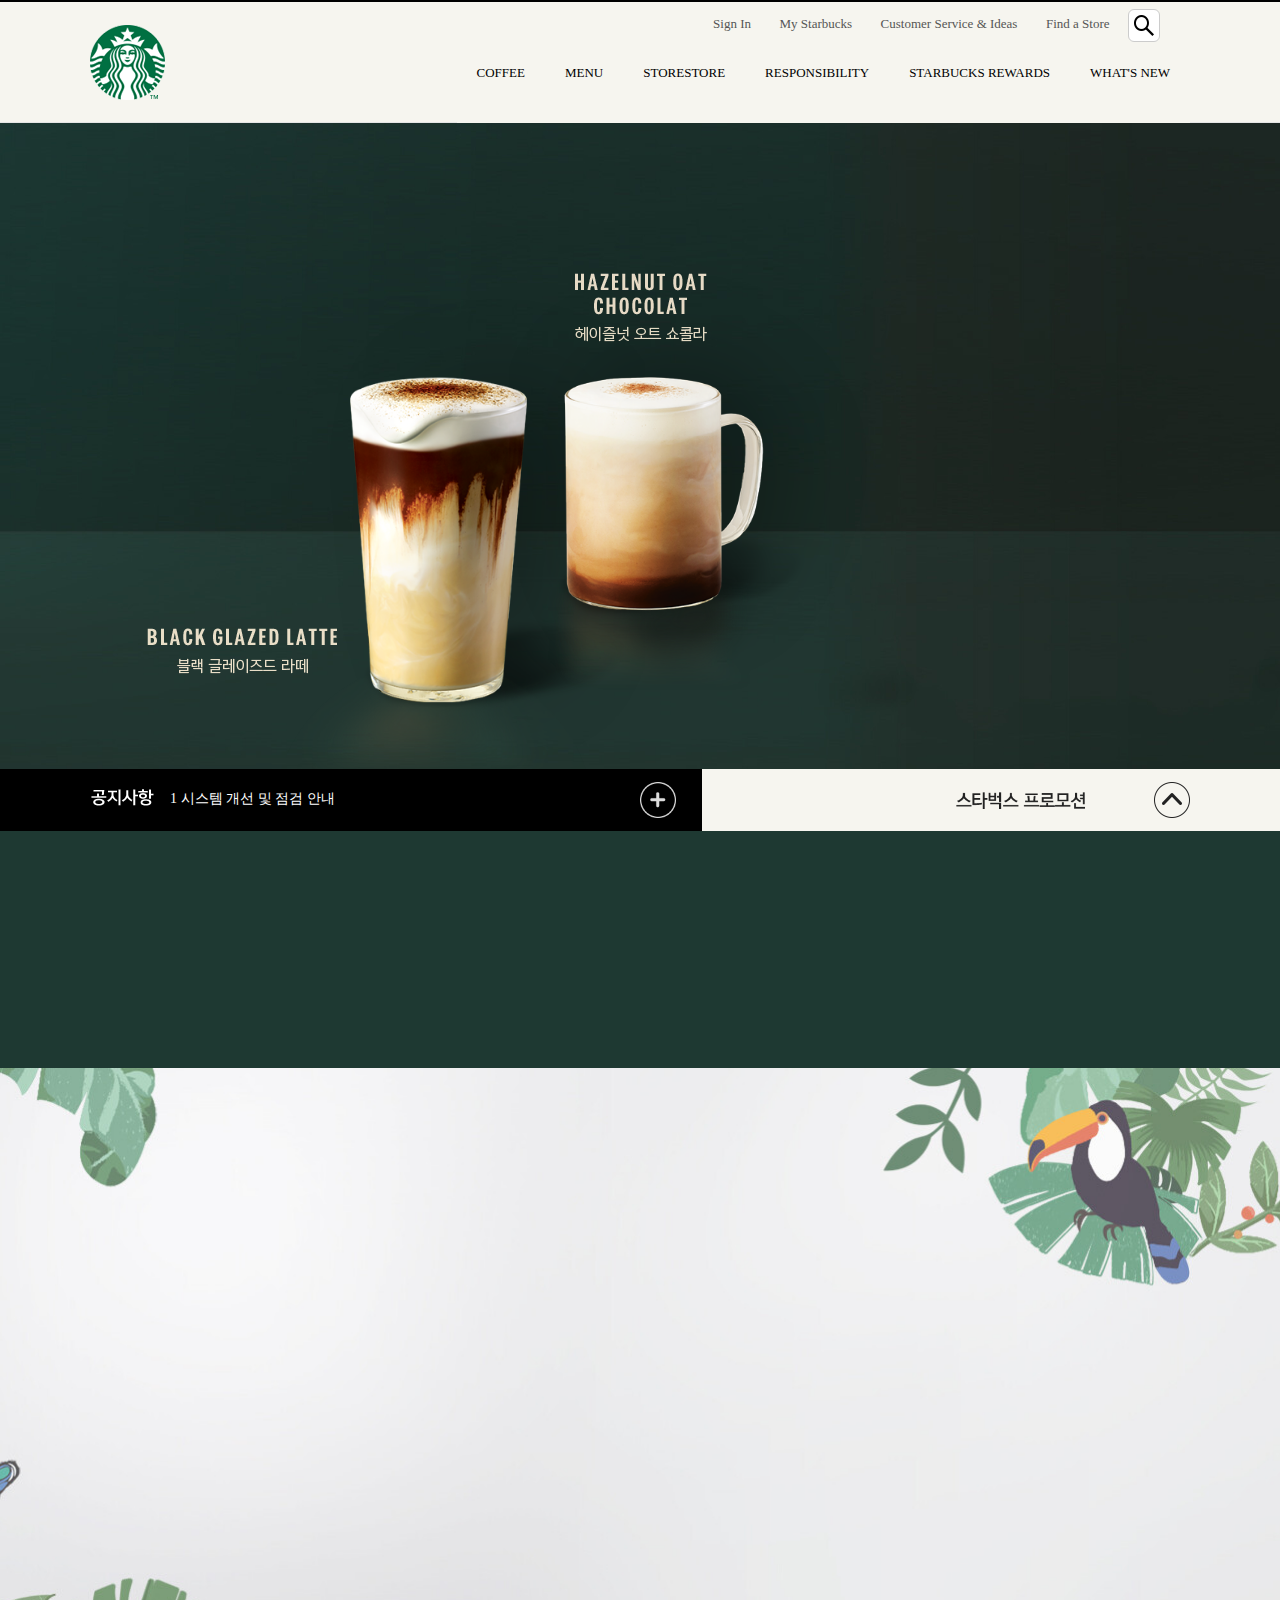
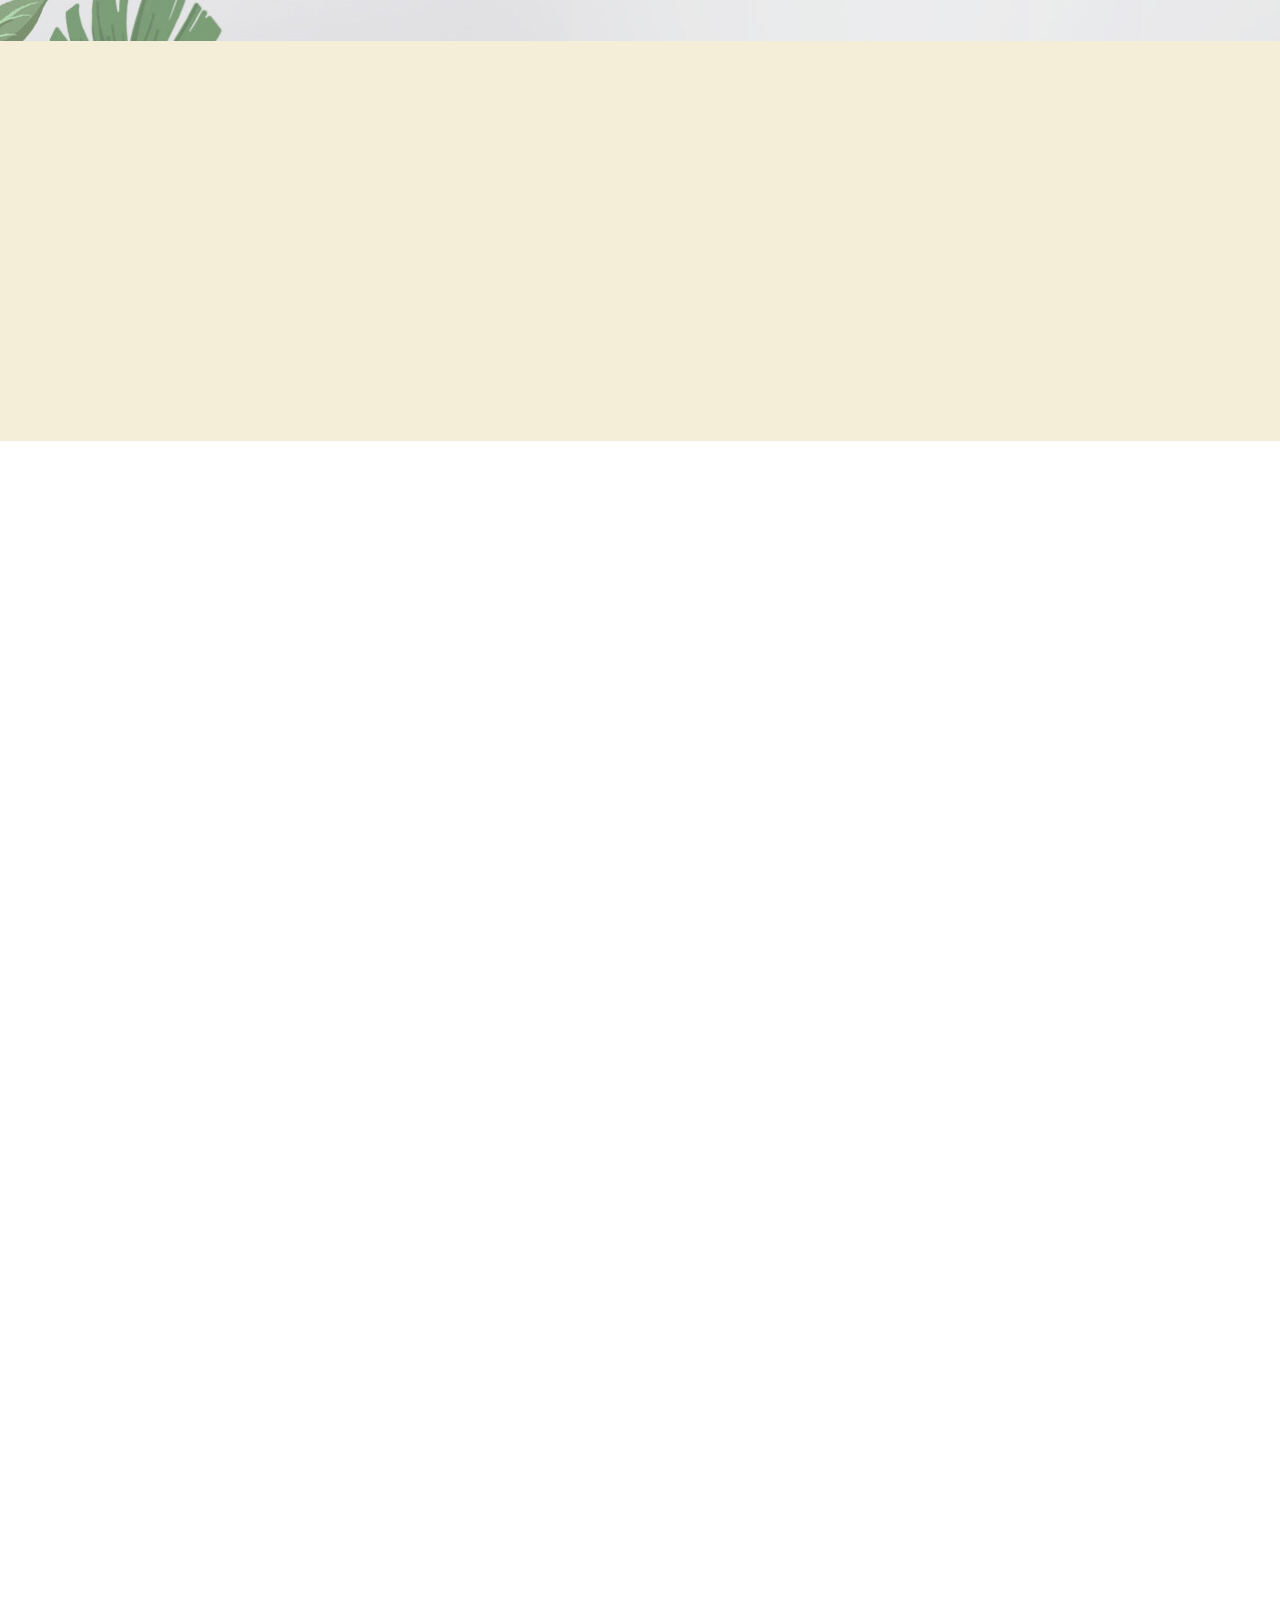
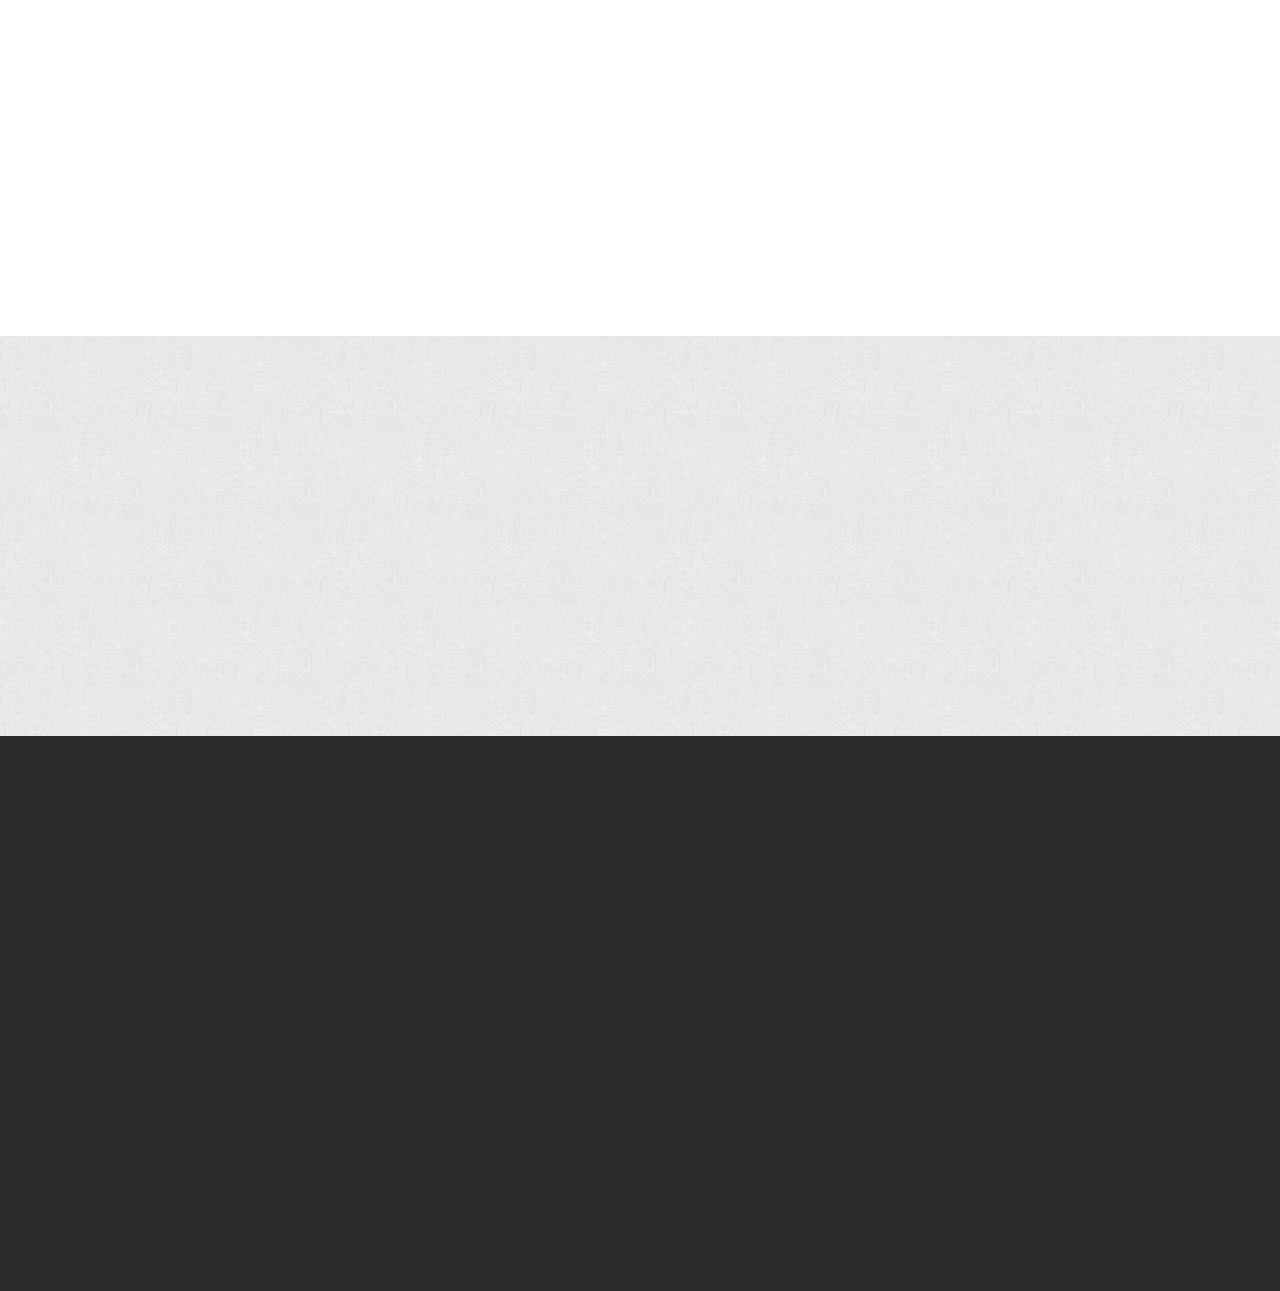
<file: 섹션2_공지사항_텍스트롤링배너/10_19_프로젝트_스타벅스_섹션2_섹션3/index.html>
<!DOCTYPE html>
<html lang="ko">
<head>
    <title>Starbucks Coffee Korea</title>
    <meta charset="UTF-8">
    <meta http-equiv="X-UA-Compatible" content="IE=Edge">
    <!-- <meta http-equiv="X-UA-Compatible" content="IE=EmulateIE8"> -->
    <meta name="viewport" content="width=device-width, initial-scale=1.0">
    <meta name="Title" content="Starbucks Coffee Korea">
    <meta name="Publisher" content="풀스택 문선종">
    <meta name="Author-date" content="2020-09-28">
    <meta name="Author" content="Starbucks">
    <meta name="Copyright" content="Starbucks">
    <meta name="Keywords" content="Starbucks, Coffee, Korea, Starbucks Coffee Korea, Starbucks Coffee, 커피, 스타벅스, 스타벅스코리아, 스타벅스 커피, 캬라멜마끼야또, 돌체라떼, 아이스아케리카노, 딸기요거트">
    <meta name="Description" content="스타벅스 코리아는 커피전문메이커, 미국브랜드 입니다.">
    <meta name="Robots" content="index,follow">
    
    <!-- 파비콘 -->
    <link rel="shortcut icon" href="./img/favicon.ico">
    <link rel="apple-touch-icon" href="./img/favicon.ico">


    <link rel="stylesheet" type="text/css" href="./css/common.css">
    <link rel="stylesheet" type="text/css" href="./css/style.css">
    
    <!-- 오픈소스 -->   
    <script src="./js/lib/jquery-1.12.4.min.js"></script>    
    <script src="./js/lib/prefixfree.min.js"></script>
    <!-- 
    <script src="./js/lib/prefixfree.min.js"></script>
    ///// 웹 브라우저의 엔진 폴리필 밴더프리픽스//////////
    크롬, 사파리  -webkit-transition:all 0.3s;
    파이어폭스       -moz-transition:all 0.3s;
    익스프롤러        -ms-transition:all 0.3s;
    오페라             -o-transition:all 0.3s;
                         transition:all 0.3s;
    -->    
    <script src="./js/lib/jquery.easing.1.3.js"></script>
    <script src="./js/lib/jquery.touchSwipe.js"></script>


    <!-- 조건 주석문 익스프롤러 하위 IE9 IE8 IE7 폴리필 -->
    <!-- 스크립트 스타일 -->
    
    <!--[if lte IE 9]>
        <script src="./js/lib/IE9.js"></script>
    <![endif]-->
    
    <!--[if lte IE 8]>
        <script src="./js/lib/html5shiv.min.js"></script>    
        <script src="./js/lib/jqPIE.js"></script>    
        <script src="./js/lib/PIE.js"></script> 
        <link rel="stylesheet" type="text/css" href="./css/ie8.css">   
    <![endif]-->
    
    <!--[if lte IE 7]>    
       <link rel="stylesheet" type="text/css" href="./css/ie7.css">
    <![endif]-->    
    

</head>
<body>
<ul id="skip">
    <li><a href="#header" title="메뉴바로가기">메뉴바로가기</a></li>
    <li><a href="#main" title="메인바로가기">메인바로가기</a></li>
    <li><a href="#footer" title="하단바로가기">하단바로가기</a></li>
</ul>
<div id="wrap">
    <header id="header">
        <div class="wrap">
            <ul class="fixedclear">
                <li> 
                     <h1><a href="#" title="logo"><img src="./img/logo.png" alt="logo"></a></h1>
                </li>
                <li>
                    <ul>
                        <li> 
                            <aside id="aside">
                                <ul>
                                    <li><a href="#" title="Sign In">Sign In</a></li>
                                    <li><a href="#" title="My Starbucks">My Starbucks</a></li>
                                    <li><a href="#" title="SCustomer Service & Ideas">Customer Service & Ideas</a></li>
                                    <li><a href="#" title="Find a Store">Find a Store</a></li>
                                    <li><a href="#" title="Search"><img src="./img/icon_magnifier_black.png" alt="search"></a></li>
                                </ul>
                            </aside>
                        </li>
                        <li>
                             <nav id="nav">
                                <ul class="fixedclear">
                                    <li>
                                        <a href="#" class="main-btn" title="COFFEE">COFFEE</a>
                                        <div class="sub sub1">
                                            <ul>
                                                <li> <!-- 1행(TOP) -->
                                                     <div class="sub-wrap">
                                                        <ul class="fixedclear">
                                                            <li> <!-- 1칸 -->
                                                                <ul>
                                                                    <li><a href="#">커피</a></li>
                                                                    <li><a href="#">스타벅스 원두</a></li>
                                                                    <li><a href="#">스타벅스 비아</a></li>
                                                                    <li><a href="#">스타벅스 오리가미</a></li>
                                                                </ul>
                                                            </li>
                                                            <li> <!-- 2칸 -->
                                                                <ul>
                                                                    <li><a href="#">나와 어울리는 커피</a></li>
                                                                </ul>
                                                            </li>
                                                            <li> <!-- 3칸 -->
                                                                 <ul>
                                                                     <li><a href="#">스타벅스 리저브</a></li>
                                                                     <li><a href="#">™RESERVE MAGAZINE</a></li>
                                                                 </ul>   
                                                            </li>
                                                            <li> <!-- 4칸 -->
                                                                <ul>
                                                                    <li><a href="#">에스프레소 음료</a></li>
                                                                    <li><a href="#">도피오</a></li>
                                                                    <li><a href="#">에스프레소 마키아또</a></li>
                                                                    <li><a href="#">아메리카노</a></li>
                                                                    <li><a href="#">마키아또</a></li>
                                                                    <li><a href="#">카푸치노</a></li>
                                                                    <li><a href="#">라떼</a></li>
                                                                    <li><a href="#">모카</a></li>
                                                                    <li><a href="#">리스트레또 비안코</a></li>
                                                                </ul>  
                                                            </li>
                                                            <li> <!-- 5칸 -->
                                                                <ul>
                                                                    <li><a href="#">최상의 커피를 즐기는 법</a></li>
                                                                    <li><a href="#">커피 프레스</a></li>
                                                                    <li><a href="#">푸어 오버</a></li>
                                                                    <li><a href="#">아이스 푸어 오버</a></li>
                                                                    <li><a href="#">커피 메이커</a></li>
                                                                    <li><a href="#">리저브를 매장에서 다양하게 즐기는 법</a></li>
                                                                </ul>  
                                                            </li>
                                                        </ul>

                                                        <ul class="fixedclear"> <!-- 6칸 -->
                                                            <li>
                                                                <ul>
                                                                    <li><a href="#">커피 이야기</a></li>
                                                                    <li><a href="#">스타벅스 로스트 스팩트럼</a></li>
                                                                    <li><a href="#">최상의 아라비카 원두</a></li>
                                                                    <li><a href="#">한 잔의 커피가 완성되기까지</a></li>
                                                                    <li><a href="#">클로버® 커피 추출 시스템</a></li>
                                                                    <li><a href="#">스타벅스 디카페인</a></li>
                                                                </ul>  
                                                            </li>
                                                        </ul>

                                                     </div> <!-- sub-wrap end -->
                                                </li>
                                                <li> <!-- 2행(BOTTOM) -->
                                                    <div class="sub-wrap">
                                                        <ul>
                                                            <li><a href="#">나와 어울리는 커피 찾기</a></li>
                                                            <li>스타벅스가 여러분에게 어울리는 커피를 찾아드립니다.</li>
                                                            <li><a href="#">최상의 커피를 즐기는 법</a></li>
                                                            <li>여러가지 방법을 통해 다양한 풍미의 커피를 즐겨보세요.</li>
                                                        </ul>  
                                                    </div>   
                                                </li>
                                            </ul>
                                        </div>
                                    </li>
                                    <li>
                                        <a href="#" class="main-btn" title="MENU">MENU</a>
                                        <div class="sub sub2">
                                            <ul>
                                                <li> <!-- 1행 TOP -->
                                                     <div class="sub-wrap">
                                                        <ul class="fixedclear">
                                                            <li>
                                                                <ul>
                                                                    <li><a href="#" title="음료">음료</a></li>
                                                                    <li><a href="#" title="콜드 브루">콜드 브루</a></li>
                                                                    <li><a href="#" title="브루드 커피">브루드 커피</a></li>
                                                                    <li><a href="#" title="에스프레소">에스프레소</a></li>
                                                                    <li><a href="#" title="프라푸치노">프라푸치노</a></li>
                                                                    <li><a href="#" title="블렌디드">블렌디드</a></li>
                                                                    <li><a href="#" title="스타벅스 피지오">스타벅스 피지오</a></li>
                                                                    <li><a href="#" title="티(티바나)">티(티바나)</a></li>
                                                                    <li><a href="#" title="기타 제조 음료">기타 제조 음료</a></li>
                                                                    <li><a href="#" title="스타벅스 주스(병음료)">스타벅스 주스(병음료)</a></li>
                                                                </ul>       
                                                            </li> <!-- 1칸 -->
                                                            <li>
                                                                <ul>
                                                                    <li><a href="#" title="음료">푸드</a></li>
                                                                    <li><a href="#" title="콜드 브루">브레드</a></li>
                                                                    <li><a href="#" title="브루드 커피">케이크</a></li>
                                                                    <li><a href="#" title="에스프레소">샌드위치 & 샐러드</a></li>
                                                                    <li><a href="#" title="프라푸치노">따뜻한 푸드</a></li>
                                                                    <li><a href="#" title="블렌디드">과일 & 요거트</a></li>
                                                                    <li><a href="#" title="스타벅스 피지오">스낵 & 미니 디저트</a></li>
                                                                    <li><a href="#" title="티(티바나)">(아이스크림)</a></li>
                                                                </ul>       
                                                            </li> <!-- 2칸 -->
                                                            <li>
                                                                <ul>
                                                                    <li><a href="#" title="상품">상품</a></li>
                                                                    <li><a href="#" title="머그">머그</a></li>
                                                                    <li><a href="#" title="글라스">글라스</a></li>
                                                                    <li><a href="#" title="플라스틱 텀블러">플라스틱 텀블러</a></li>
                                                                    <li><a href="#" title="스테인리스 텀블러">스테인리스 텀블러</a></li>
                                                                    <li><a href="#" title="액세서리">액세서리</a></li>
                                                                    <li><a href="#" title="커피 용품">커피 용품</a></li>
                                                                    <li><a href="#" title="패키지 티(티바나)">패키지 티(티바나)</a></li>
                                                                    <li><a href="#" title="스타벅스 플래너">스타벅스 플래너</a></li>
                                                                </ul>                                                                 
                                                            </li> <!-- 3칸 -->
                                                            <li>
                                                                <ul>
                                                                    <li><a href="#" title="카드">카드</a></li>
                                                                    <li><a href="#" title="실물 카드">실물 카드</a></li>
                                                                    <li><a href="#" title="e-Gift 카드">e-Gift 카드</a></li>
                                                                </ul>                                                                 
                                                            </li> <!-- 4칸 -->
                                                            <li>
                                                                <ul>
                                                                    <li><a href="#" title="메뉴 이야기">메뉴 이야기</a></li>
                                                                    <li><a href="#" title="나이트로 콜드브루">나이트로 콜드브루</a></li>
                                                                    <li><a href="#" title="e-Gift 카드">e-Gift 카드</a></li>
                                                                    <li><a href="#" title="콜드 브루">콜드 브루</a></li>
                                                                    <li><a href="#" title="콜드 브루">스타벅스 티바나</a></li>
                                                                </ul>                                                                 
                                                            </li> <!-- 5칸 -->
                                                        </ul>
                                                     </div>   
                                                </li>
                                                <li> <!-- 2행 BOTTOM -->
                                                    <div class="sub-wrap">
                                                        <ul>
                                                            <li><a href="#" title="메뉴 이야기">나이트로 콜드 브루<img src="./img/icon_gnb_new.png" alt="new images icon"></a></li>
                                                            <li>나이트로 커피 정통의 물결치듯 흘러내리는 캐스케이딩과 부드러운 크림을 경험하세요.</li>
                                                        </ul>   
                                                    </div>   
                                                </li>
                                            </ul>
                                        </div>                                   
                                    </li>
                                    <li>
                                        <a href="#" class="main-btn" title="STORESTORE">STORESTORE</a>
                                        <div class="sub sub3">
                                            <ul>
                                                <li> <!-- 1행 TOP -->
                                                     <div class="sub-wrap">
                                                         <ul class="fixedclear">
                                                             <li> <!-- 1열 -->
                                                                  <ul>
                                                                      <li><a href="#" title="매장 찾기">매장 찾기</a></li>
                                                                      <li><a href="#" title="퀵 검색">퀵 검색</a></li>
                                                                      <li><a href="#" title="지역 검색">지역 검색</a></li>
                                                                      <li><a href="#" title="My 매장">My 매장</a></li>
                                                                  </ul>  
                                                             </li> 
                                                             <li> <!-- 2열 -->
                                                                <ul>
                                                                    <li><a href="#" title="드라이브 스루 매장">드라이브 스루 매장</a></li>                                                                
                                                                </ul>  
                                                             </li>
                                                             <li> <!-- 3열 -->
                                                                <ul>
                                                                    <li><a href="#" title="매장 찾기">스타벅스 리저브™ 매장</a></li>
                                                                </ul>  
                                                             </li>
                                                             <li> <!-- 4열 -->
                                                                <ul>
                                                                    <li><a href="#" title="매장 찾기">커뮤니티 스토어 매장</a></li>
                                                                </ul>  
                                                             <li> <!-- 5열 -->
                                                                <ul>
                                                                    <li><a href="#" title="매장 찾기">매장 이야기</a></li>
                                                                    <li><a href="#" title="퀵 검색">청담스타</a></li>
                                                                    <li><a href="#" title="지역 검색">티바나 바 매장</a></li>
                                                                    <li><a href="#" title="My 매장">파미에파크</a></li>
                                                                </ul>  

                                                             </li>
                                                         </ul>   
                                                     </div>   
                                                </li>
                                                <li> <!-- 2행 BOTTOM -->
                                                    <div class="sub-wrap">
                                                        <ul>
                                                            <li><a href="#" title="매장 찾기">매장찾기</a></li>
                                                            <li>보다 빠르게 매장을 찾아보세요.</li>
                                                            <li><a href="#" title="지역 검색">이대R점<img src="./img/icon_gnb_new.png" alt="new images icon"></a></li>
                                                            <li>1호점 특화 MD와 티바나 티, 최고의 리저브 커피를 만나보세요.</li>
                                                        </ul>                                                         
                                                    </div>   
                                                </li>
                                            </ul>
                                        </div>                                    
                                    </li>
                                    <li>
                                        <a href="#" class="main-btn" title="RESPONSIBILITY">RESPONSIBILITY</a>
                                        <div class="sub sub4">
                                            <ul>
                                                <li> <!-- 1행 TOP -->
                                                     <div class="sub-wrap">
                                                        <ul class="fixedclear">
                                                            <li> <!-- 1열 -->
                                                                 <ul>
                                                                     <li><a href="#" title="매장 찾기">사회 공헌 캠페인 소개</a></li>
                                                                 </ul>  
                                                            </li> 
                                                            <li> <!-- 2열 -->
                                                               <ul>
                                                                   <li><a href="#" title="드라이브 스루 매장">지역 사회 참여 활동</a></li>                                                                
                                                                   <li><a href="#" title="드라이브 스루 매장">희망배달 캠페인</a></li>                                                                
                                                                   <li><a href="#" title="드라이브 스루 매장">재능기부 카페 소식</a></li>                                                                
                                                                   <li><a href="#" title="드라이브 스루 매장">커뮤니티 스토어</a></li>                                                                
                                                                   <li><a href="#" title="드라이브 스루 매장">청년인재 양성</a></li>                                                                
                                                                   <li><a href="#" title="드라이브 스루 매장">우리 농산물 사랑 캠페인</a></li>                                                                
                                                                   <li><a href="#" title="드라이브 스루 매장">우리 문화 지키기</a></li>                                                                
                                                               </ul>  
                                                            </li>
                                                            <li> <!-- 3열 -->
                                                               <ul>
                                                                   <li><a href="#" title="매장 찾기">환경보호 활동</a></li>
                                                                   <li><a href="#" title="매장 찾기">환경 발자국 줄이기</a></li>
                                                                   <li><a href="#" title="매장 찾기">일회용 컵 없는 매장</a></li>
                                                                   <li><a href="#" title="매장 찾기">커피 원두 재활용</a></li>
                                                               </ul>  
                                                            </li>
                                                            <li> <!-- 4열 -->
                                                               <ul>
                                                                   <li><a href="#" title="매장 찾기">윤리 구매</a></li>
                                                                   <li><a href="#" title="매장 찾기">윤리적 원두 구매</a></li>
                                                                   <li><a href="#" title="매장 찾기">공정무역 인증</a></li>
                                                                   <li><a href="#" title="매장 찾기">커피 농가 지원 활동</a></li>
                                                               </ul>  
                                                            <li> <!-- 5열 -->
                                                               <ul>
                                                                   <li><a href="#" title="매장 찾기">글로벌 사회 공헌</a></li>
                                                                   <li><a href="#" title="퀵 검색">윤리경영 보고서</a></li>
                                                                   <li><a href="#" title="지역 검색">스타벅스 재단</a></li>
                                                                   <li><a href="#" title="My 매장">지구촌 봉사의 달</a></li>
                                                               </ul>  

                                                            </li>
                                                        </ul>  
                                                     </div>   
                                                </li>
                                                <li> <!-- 2행 BTTOM -->
                                                    <div class="sub-wrap">
                                                        <ul>
                                                            <li><a href="#" title="매장 찾기">커피원두 재활용</a></li>
                                                            <li>스타벅스 커피 원두를 재활용해 보세요.</li>
                                                        </ul>                                                         

                                                    </div>   
                                                </li>
                                            </ul>
                                        </div>                                    
                                    </li>
                                    <li>
                                        <a href="#" class="main-btn" title="STARBUCKS REWARDS">STARBUCKS REWARDS</a>
                                        <div class="sub sub5">
                                            <ul>
                                                <li>
                                                     <div class="sub-wrap">
                                                        <ul class="fixedclear">
                                                            <li> <!-- 1열 -->
                                                                 <ul>
                                                                     <li><a href="#" title="매장 찾기">스타벅스 리워드</a></li>
                                                                     <li><a href="#" title="퀵 검색">스타벅스 리워드 소개</a></li>
                                                                     <li><a href="#" title="지역 검색">등급 및 혜택</a></li>
                                                                     <li><a href="#" title="My 매장">스타벅스 별</a></li>
                                                                     <li><a href="#" title="My 매장">자주하는 질문</a></li>
                                                                 </ul>  
                                                            </li> 
                                                            <li> <!-- 2열 -->
                                                               <ul>
                                                                   <li><a href="#" title="드라이브 스루 매장">스타벅스 카드</a></li>                                                                
                                                                   <li><a href="#" title="드라이브 스루 매장">스타벅스 카드 소개</a></li>                                                                
                                                                   <li><a href="#" title="드라이브 스루 매장">스타벅스 카드 갤러리</a></li>                                                                
                                                                   <li><a href="#" title="드라이브 스루 매장">등록 및 조회충전 및 이용안내</a></li>                                                                
                                                                   <li><a href="#" title="드라이브 스루 매장">분실신고/환불신청</a></li>                                                                
                                                                   <li><a href="#" title="드라이브 스루 매장">자주하는 질문</a></li>                                                                
                                                               </ul>  
                                                            </li>
                                                            <li> <!-- 3열 -->
                                                               <ul>
                                                                   <li><a href="#" title="매장 찾기">스타벅스 e-Gift Card</a></li>
                                                                   <li><a href="#" title="매장 찾기">스타벅스 e-Gift Card 소개</a></li>
                                                                   <li><a href="#" title="매장 찾기">이용안내</a></li>
                                                                   <li><a href="#" title="매장 찾기">선물하기자주하는 질문</a></li>
                                                               </ul>  
                                                            </li>
                                                            <li> <!-- 4열 -->
    
                                                            <li> <!-- 5열 -->

                                                            </li>
                                                        </ul>  
                                                     </div>   
                                                </li>
                                                <li>
                                                    <div class="sub-wrap">
                                                        <ul>
                                                            <li><a href="#" title="매장 찾기">스타벅스 카드 등록하기</a></li>
                                                            <li>카드 등록 후 리워드 서비스를 누리고 사용내역도 조회해보세요.</li>
                                                        </ul>                                                         

                                                    </div>   
                                                </li>
                                            </ul>
                                        </div>                                    
                                    </li>
                                    <li>
                                        <a href="#" class="main-btn" title="WHAT'S NEW">WHAT'S NEW</a>
                                        <div class="sub sub6">
                                            <ul>
                                                <li>
                                                     <div class="sub-wrap">
                                                        <ul class="fixedclear">
                                                            <li> <!-- 1열 -->
                                                                 <ul>
                                                                     <li><a href="#" title="매장 찾기">매장 찾기</a></li>
                                                                     <li><a href="#" title="퀵 검색">퀵 검색</a></li>
                                                                     <li><a href="#" title="지역 검색">지역 검색</a></li>
                                                                     <li><a href="#" title="My 매장">My 매장</a></li>
                                                                 </ul>  
                                                            </li> 
                                                            <li> <!-- 2열 -->
                                                               <ul>
                                                                   <li><a href="#" title="드라이브 스루 매장">드라이브 스루 매장</a></li>                                                                
                                                               </ul>  
                                                            </li>
                                                            <li> <!-- 3열 -->
                                                               <ul>
                                                                   <li><a href="#" title="매장 찾기">스타벅스 리저브™ 매장</a></li>
                                                               </ul>  
                                                            </li>
                                                            <li> <!-- 4열 -->
                                                               <ul>
                                                                   <li><a href="#" title="매장 찾기">커뮤니티 스토어 매장</a></li>
                                                               </ul>  
                                                            <li> <!-- 5열 -->
                                                               <ul>
                                                                   <li><a href="#" title="매장 찾기">매장 이야기</a></li>
                                                                   <li><a href="#" title="퀵 검색">청담스타</a></li>
                                                                   <li><a href="#" title="지역 검색">티바나 바 매장</a></li>
                                                                   <li><a href="#" title="My 매장">파미에파크</a></li>
                                                               </ul>  

                                                            </li>
                                                        </ul>  
                                                     </div>   
                                                </li>
                                                <li>
                                                    <div class="sub-wrap">
                                                        <ul>
                                                            <li><a href="#" title="매장 찾기">매장찾기</a></li>
                                                            <li>보다 빠르게 매장을 찾아보세요.</li>
                                                            <li><a href="#" title="지역 검색">이대R점<img src="./img/icon_gnb_new.png" alt="new images icon"></a></li>
                                                            <li>1호점 특화 MD와 티바나 티, 최고의 리저브 커피를 만나보세요.</li>
                                                        </ul>                                                         

                                                    </div>   
                                                </li>
                                            </ul>
                                        </div>                                    
                                    </li>
                                </ul>
                             </nav>   
                        </li>
                    </ul>
                </li>
            </ul>
        </div>
    </header>
    <main id="main">
        <section id="section1">
            <div class="wrap">
                <h2 class="hide">섹션1</h2>                
                <span class="ani-1 ani">
                    <strong><img src="./img/2020_autumn1_glazed_latte_tit_1.png" alt=""></strong>
                    <a href="#" title="2020_autumn1_glazed_latte"><img src="./img/2020_autumn1_glazed_latte.png" alt=""></a>
                </span>

                <span class="ani-2 ani">
                    <strong><img src="./img/2020_autumn1_oat_chocolat_tit_1.png" alt=""></strong>
                    <a href="#" title="2020_autumn1_glazed_latte"><img src="./img/2020_autumn1_oat_chocolat_1.png" alt=""></a>
                </span>

                <span class="ani-3 ani">
                    <strong><img src="./img/2020_autumn1_apple_latte_tit_1.png" alt=""></strong>
                    <a href="#" title="2020_autumn1_glazed_latte"><img src="./img/2020_autumn1_apple_latte.png" alt=""></a>
                </span>

                <span class="ani-4 ani">
                    <strong><img src="./img/2020_autumn1_frappuccino_tit.png" alt=""></strong>
                    <a href="#" title="2020_autumn1_glazed_latte"><img src="./img/2020_autumn1_frappuccino_1.png" alt=""></a>
                </span>

                <span class="ani-5 ani">
                    <strong><img src="./img/2020_autumn1_emblem.png" alt=""></strong>
                </span>

                <span class="ani-6 ani">
                    <a href="#" class="viewBtn" title="자세히 보기">자세히 보기</a>
                </span>
            </div>
        </section>
 


        <section id="section2">
            <ul>
                <li class="fixedclear">
                    <div class="left-wrap">
                        <h2 class="notice-title">
                            <img src="./img/notice_ttl.png" alt="notice Title">
                        </h2>
                        <ul class="notice-list">
                            <li><a href="#" title="시스템 개선 및 점검 안내">1 시스템 개선 및 점검 안내</a></li>
                            <li><a href="#" title="시스템 개선 및 점검 안내">2 시스템 개선 및 점검 안내</a></li>
                            <li><a href="#" title="시스템 개선 및 점검 안내">3 개인정보 처리방침 개정안내</a></li>
                            <li><a href="#" title="시스템 개선 및 점검 안내">4 스타벅스 카드 이용약관 개정 공지</a></li>
                            <li><a href="#" title="시스템 개선 및 점검 안내">5 추석 연휴 매장 영업시간 변경 안내</a></li>
                        </ul>
                        <span class="notice-more">
                            <a href="#" title="Notice More"><img src="./img/btn_notice_plus.png" alt="Notice More"></a>
                        </span>
                    </div>
                </li>
                <li>
                    <div class="right-wrap">
                        <h2>
                            <a href="#" class="promotion-btn addUp" title="스타벅스 프로모션"><img src="./img/prom_ttl_b.png" alt="스타벅스 프로모션"></a>
                        </h2>
                    </div>
                </li>
            </ul>
        </section>
        <section id="section3">
            <h2 class="hide">섹션</h2> 
        </section>
        <section id="section4">
            <h2 class="hide">섹션</h2> 

        </section>
        <section id="section5">
            <h2 class="hide">섹션</h2> 

        </section>
        <section id="section6">
            <h2 class="hide">섹션</h2> 

        </section>
        <section id="section7">
            <h2 class="hide">섹션</h2> 

        </section>
        <section id="section8">
            <h2 class="hide">섹션</h2> 

        </section>
        <section id="section9">
            <h2 class="hide">섹션</h2> 

        </section>
    </main>
    <footer id="footer">
        <h2 class="hide">섹션</h2> 

    </footer>



    <!-- 웹 개발 스크립트 -->
    <script src="./js/header.js"></script>
    <script src="./js/section1.js"></script>
    <!-- <script src="./js/section2.js"></script> -->
    <script src="./js/section2-3.js"></script>


</div>
</body>
</html>
</file>
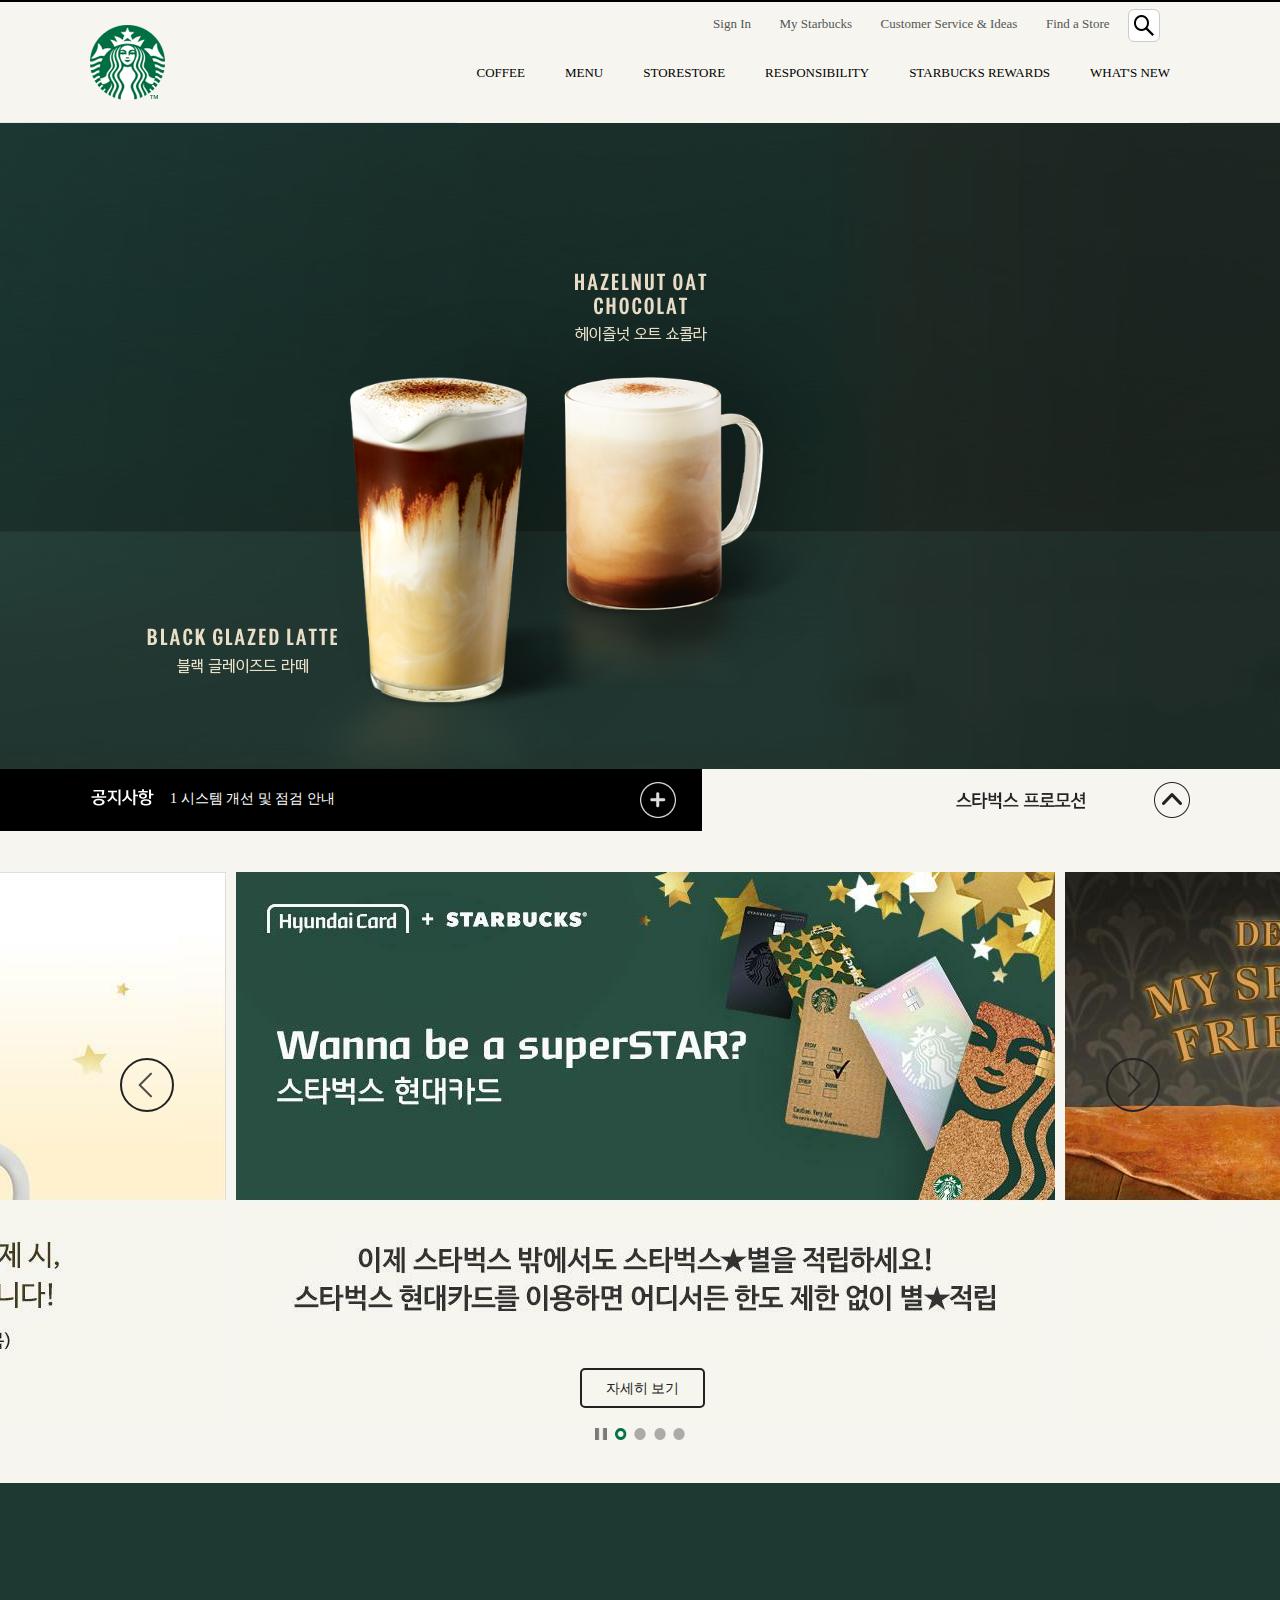
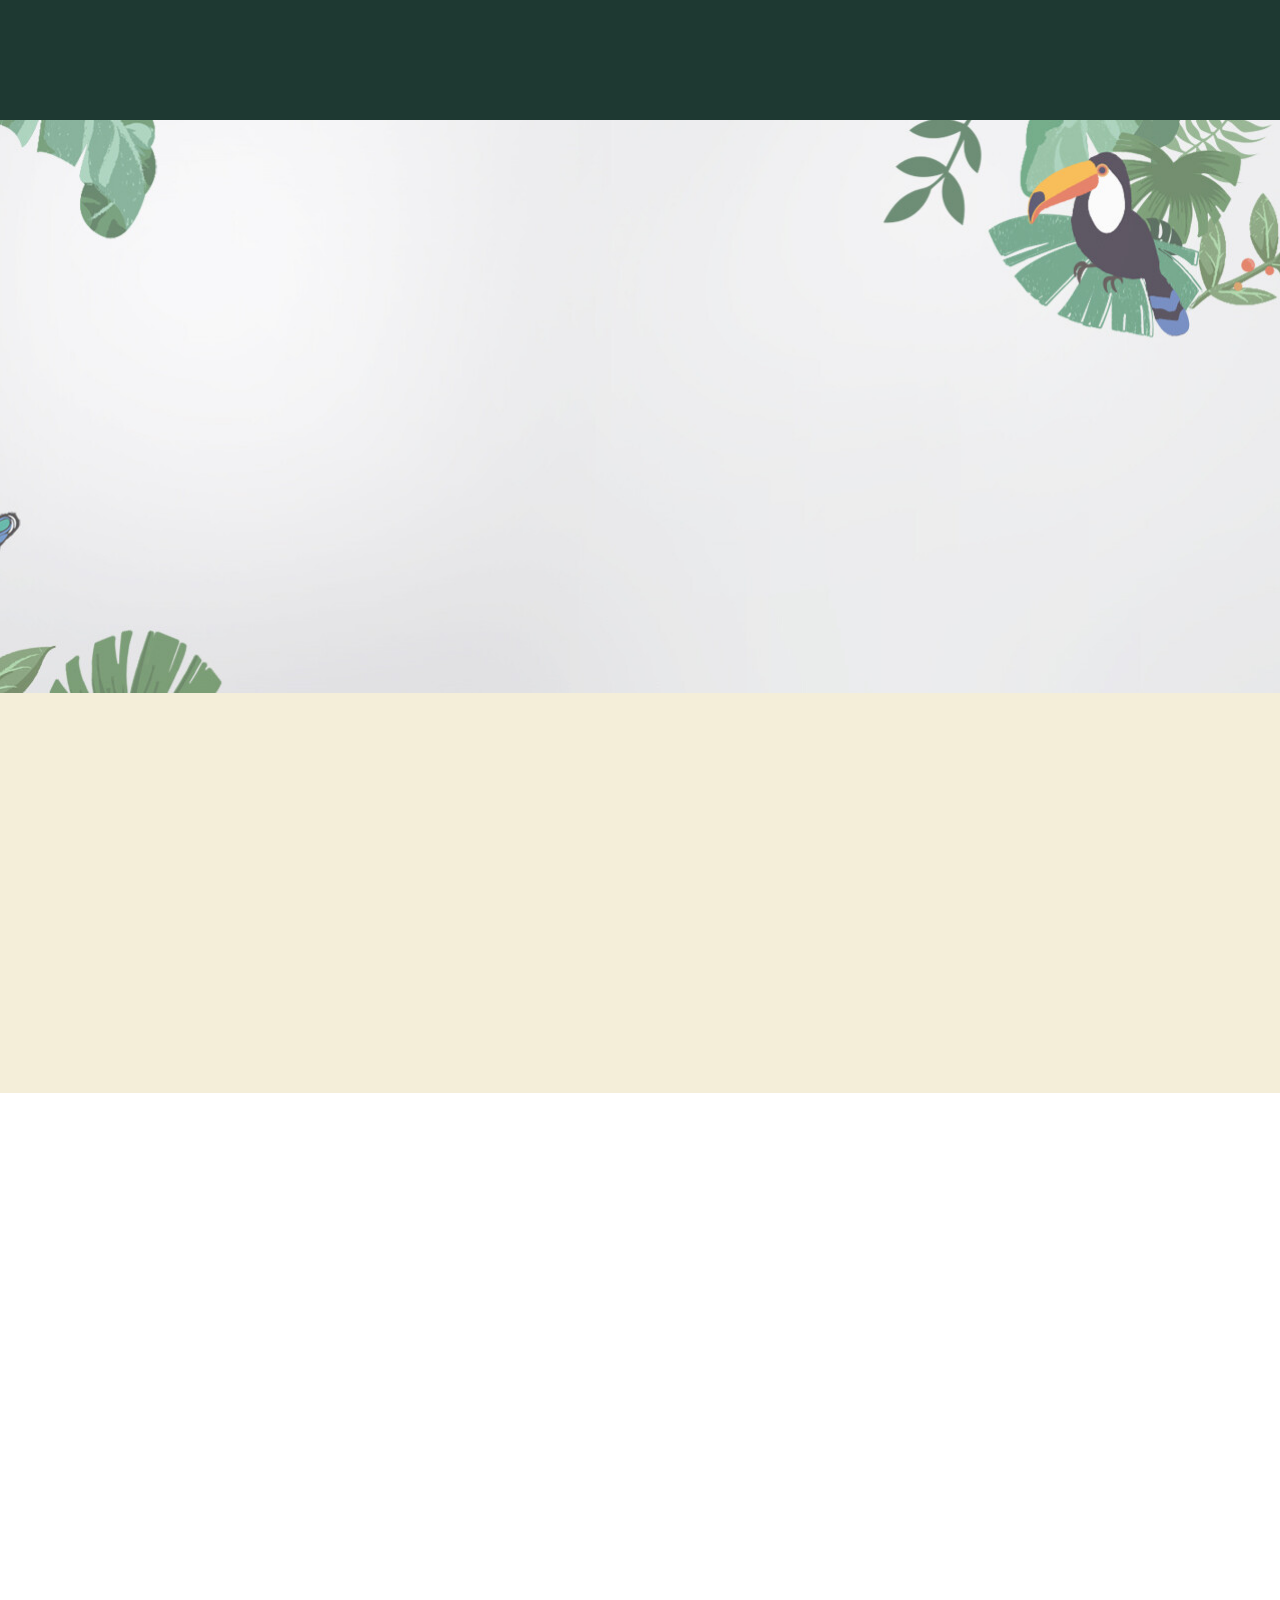
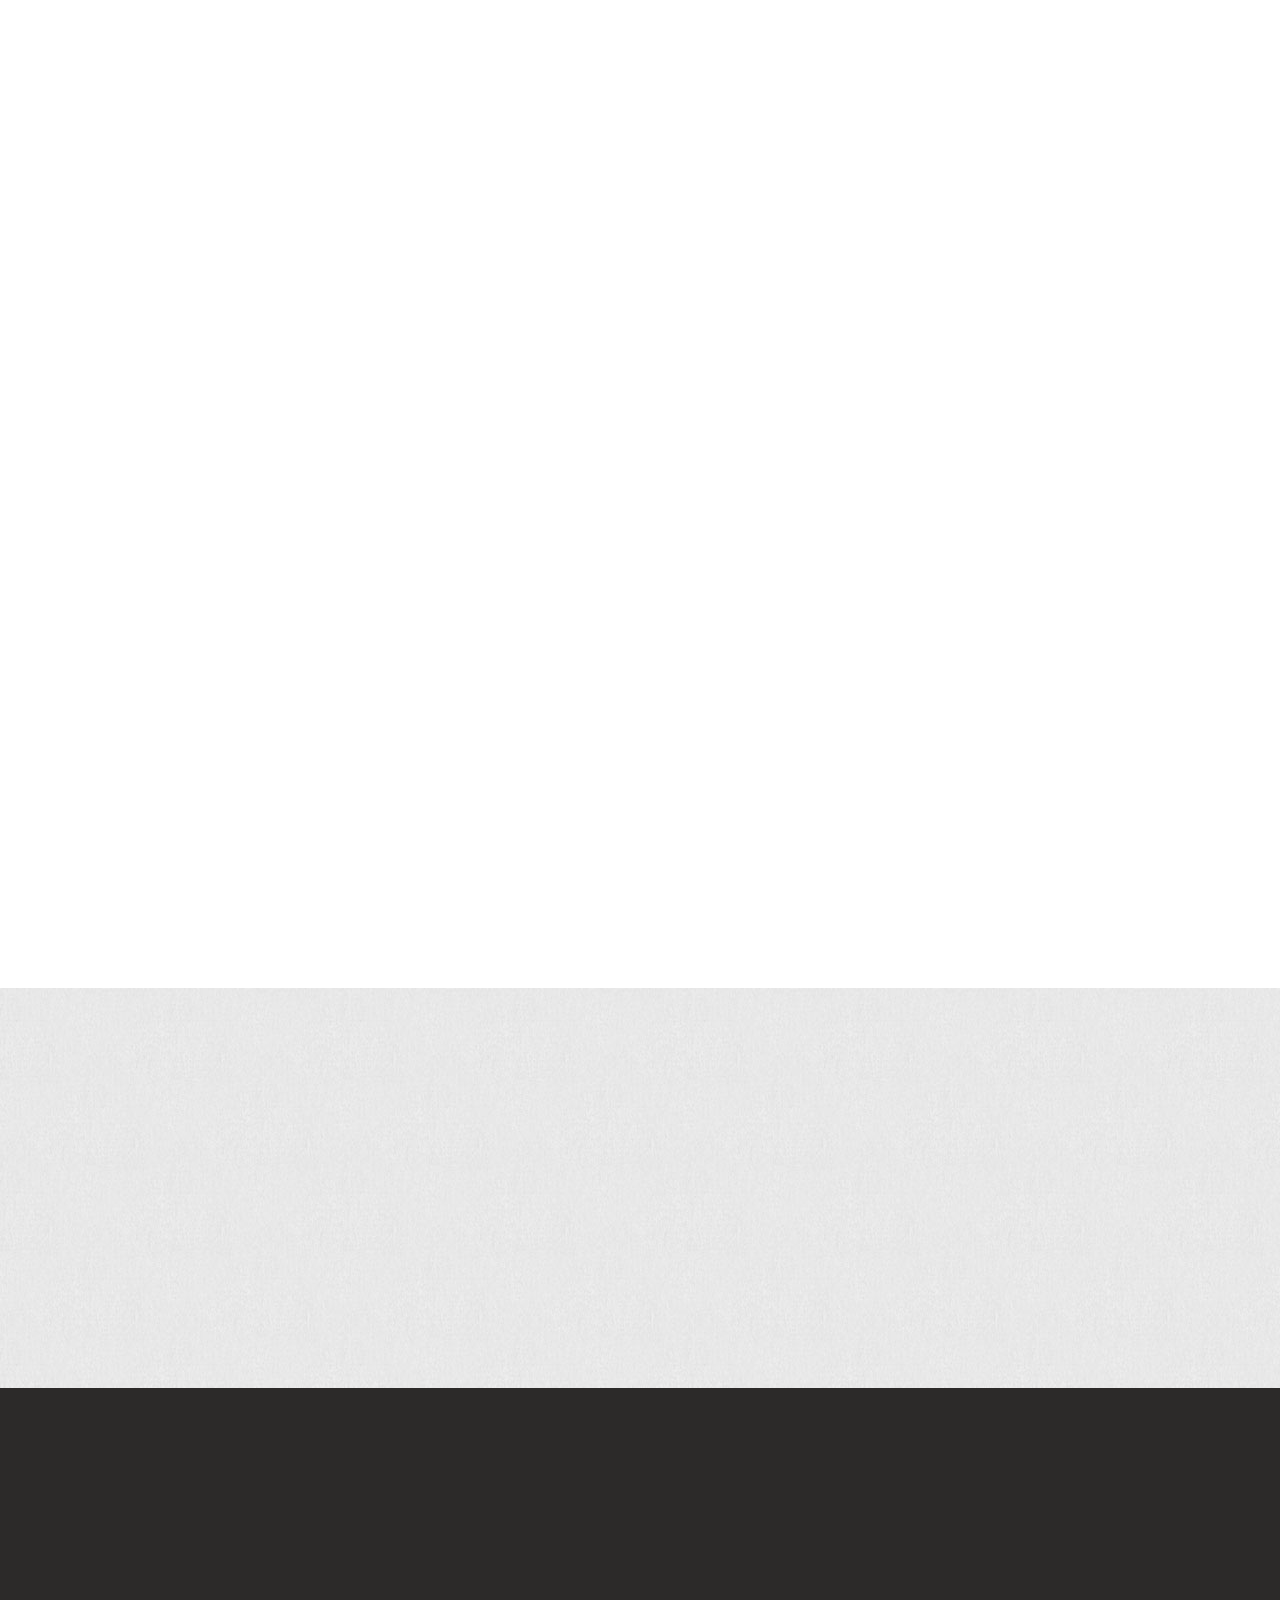
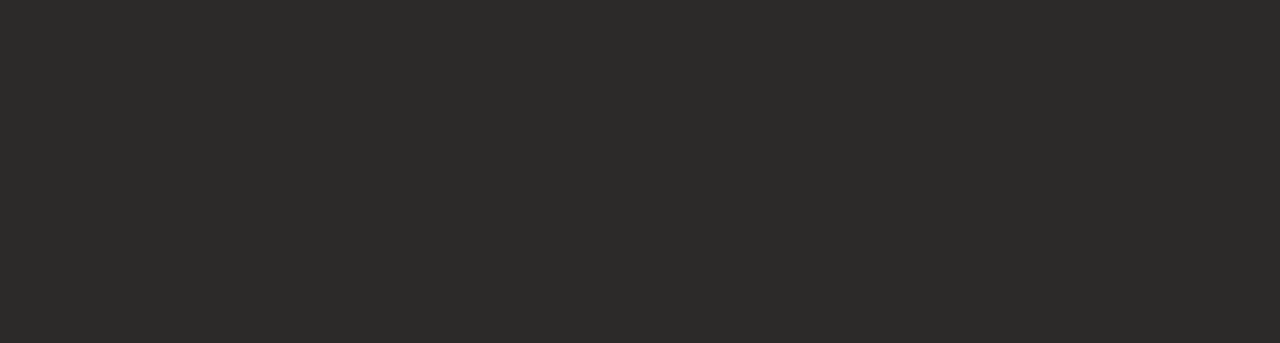
<file: 섹션3_메인_슬라이드구현 알고리즘/10_22_프로젝트_스타벅스_섹션3 -메인슬라이드_애니메이션_제작/index.html>
<!DOCTYPE html>
<html lang="ko">
<head>
    <title>Starbucks Coffee Korea</title>
    <meta charset="UTF-8">
    <meta http-equiv="X-UA-Compatible" content="IE=Edge">
    <!-- <meta http-equiv="X-UA-Compatible" content="IE=EmulateIE8"> -->
    <meta name="viewport" content="width=device-width, initial-scale=1.0">
    <meta name="Title" content="Starbucks Coffee Korea">
    <meta name="Publisher" content="풀스택 문선종">
    <meta name="Author-date" content="2020-09-28">
    <meta name="Author" content="Starbucks">
    <meta name="Copyright" content="Starbucks">
    <meta name="Keywords" content="Starbucks, Coffee, Korea, Starbucks Coffee Korea, Starbucks Coffee, 커피, 스타벅스, 스타벅스코리아, 스타벅스 커피, 캬라멜마끼야또, 돌체라떼, 아이스아케리카노, 딸기요거트">
    <meta name="Description" content="스타벅스 코리아는 커피전문메이커, 미국브랜드 입니다.">
    <meta name="Robots" content="index,follow">
    
    <!-- 파비콘 -->
    <link rel="shortcut icon" href="./img/favicon.ico">
    <link rel="apple-touch-icon" href="./img/favicon.ico">


    <link rel="stylesheet" type="text/css" href="./css/common.css">
    <link rel="stylesheet" type="text/css" href="./css/style.css">
    

    <!-- 오픈소스 -->   
    <script src="./js/lib/jquery-1.12.4.min.js"></script>    
    <script src="./js/lib/jquery.touchSwipe.js"></script>
    <script src="./js/lib/prefixfree.min.js"></script>
    <!-- 
    <script src="./js/lib/prefixfree.min.js"></script>
    ///// 웹 브라우저의 엔진 폴리필 밴더프리픽스//////////
    크롬, 사파리  -webkit-transition:all 0.3s;
    파이어폭스       -moz-transition:all 0.3s;
    익스프롤러        -ms-transition:all 0.3s;
    오페라             -o-transition:all 0.3s;
                         transition:all 0.3s;
    -->    

    <script src="./js/lib/jquery.easing.1.3.js"></script>
    <script src="./js/lib/jquery.touchSwipe.js"></script>


    <!-- 조건 주석문 익스프롤러 하위 IE9 IE8 IE7 폴리필 -->
    <!-- 스크립트 스타일 -->
    
    <!--[if lte IE 9]>
        <script src="./js/lib/IE9.js"></script>
    <![endif]-->
    
    <!--[if lte IE 8]>
        <script src="./js/lib/html5shiv.min.js"></script>    
        <script src="./js/lib/jqPIE.js"></script>    
        <script src="./js/lib/PIE.js"></script> 
        <link rel="stylesheet" type="text/css" href="./css/ie8.css">   
    <![endif]-->
    
    <!--[if lte IE 7]>    
       <link rel="stylesheet" type="text/css" href="./css/ie7.css">
    <![endif]-->    
    

</head>
<body>
<ul id="skip">
    <li><a href="#header" title="메뉴바로가기">메뉴바로가기</a></li>
    <li><a href="#main" title="메인바로가기">메인바로가기</a></li>
    <li><a href="#footer" title="하단바로가기">하단바로가기</a></li>
</ul>
<div id="wrap">
    <header id="header">
        <div class="wrap">
            <ul class="fixedclear">
                <li> 
                     <h1><a href="#" title="logo"><img src="./img/logo.png" alt="logo"></a></h1>
                </li>
                <li>
                    <ul>
                        <li> 
                            <aside id="aside">
                                <ul>
                                    <li><a href="#" title="Sign In">Sign In</a></li>
                                    <li><a href="#" title="My Starbucks">My Starbucks</a></li>
                                    <li><a href="#" title="SCustomer Service & Ideas">Customer Service & Ideas</a></li>
                                    <li><a href="#" title="Find a Store">Find a Store</a></li>
                                    <li><a href="#" title="Search"><img src="./img/icon_magnifier_black.png" alt="search"></a></li>
                                </ul>
                            </aside>
                        </li>
                        <li>
                             <nav id="nav">
                                <ul class="fixedclear">
                                    <li>
                                        <a href="#" class="main-btn" title="COFFEE">COFFEE</a>
                                        <div class="sub sub1">
                                            <ul>
                                                <li> <!-- 1행(TOP) -->
                                                     <div class="sub-wrap">
                                                        <ul class="fixedclear">
                                                            <li> <!-- 1칸 -->
                                                                <ul>
                                                                    <li><a href="#">커피</a></li>
                                                                    <li><a href="#">스타벅스 원두</a></li>
                                                                    <li><a href="#">스타벅스 비아</a></li>
                                                                    <li><a href="#">스타벅스 오리가미</a></li>
                                                                </ul>
                                                            </li>
                                                            <li> <!-- 2칸 -->
                                                                <ul>
                                                                    <li><a href="#">나와 어울리는 커피</a></li>
                                                                </ul>
                                                            </li>
                                                            <li> <!-- 3칸 -->
                                                                 <ul>
                                                                     <li><a href="#">스타벅스 리저브</a></li>
                                                                     <li><a href="#">™RESERVE MAGAZINE</a></li>
                                                                 </ul>   
                                                            </li>
                                                            <li> <!-- 4칸 -->
                                                                <ul>
                                                                    <li><a href="#">에스프레소 음료</a></li>
                                                                    <li><a href="#">도피오</a></li>
                                                                    <li><a href="#">에스프레소 마키아또</a></li>
                                                                    <li><a href="#">아메리카노</a></li>
                                                                    <li><a href="#">마키아또</a></li>
                                                                    <li><a href="#">카푸치노</a></li>
                                                                    <li><a href="#">라떼</a></li>
                                                                    <li><a href="#">모카</a></li>
                                                                    <li><a href="#">리스트레또 비안코</a></li>
                                                                </ul>  
                                                            </li>
                                                            <li> <!-- 5칸 -->
                                                                <ul>
                                                                    <li><a href="#">최상의 커피를 즐기는 법</a></li>
                                                                    <li><a href="#">커피 프레스</a></li>
                                                                    <li><a href="#">푸어 오버</a></li>
                                                                    <li><a href="#">아이스 푸어 오버</a></li>
                                                                    <li><a href="#">커피 메이커</a></li>
                                                                    <li><a href="#">리저브를 매장에서 다양하게 즐기는 법</a></li>
                                                                </ul>  
                                                            </li>
                                                        </ul>

                                                        <ul class="fixedclear"> <!-- 6칸 -->
                                                            <li>
                                                                <ul>
                                                                    <li><a href="#">커피 이야기</a></li>
                                                                    <li><a href="#">스타벅스 로스트 스팩트럼</a></li>
                                                                    <li><a href="#">최상의 아라비카 원두</a></li>
                                                                    <li><a href="#">한 잔의 커피가 완성되기까지</a></li>
                                                                    <li><a href="#">클로버® 커피 추출 시스템</a></li>
                                                                    <li><a href="#">스타벅스 디카페인</a></li>
                                                                </ul>  
                                                            </li>
                                                        </ul>

                                                     </div> <!-- sub-wrap end -->
                                                </li>
                                                <li> <!-- 2행(BOTTOM) -->
                                                    <div class="sub-wrap">
                                                        <ul>
                                                            <li><a href="#">나와 어울리는 커피 찾기</a></li>
                                                            <li>스타벅스가 여러분에게 어울리는 커피를 찾아드립니다.</li>
                                                            <li><a href="#">최상의 커피를 즐기는 법</a></li>
                                                            <li>여러가지 방법을 통해 다양한 풍미의 커피를 즐겨보세요.</li>
                                                        </ul>  
                                                    </div>   
                                                </li>
                                            </ul>
                                        </div>
                                    </li>
                                    <li>
                                        <a href="#" class="main-btn" title="MENU">MENU</a>
                                        <div class="sub sub2">
                                            <ul>
                                                <li> <!-- 1행 TOP -->
                                                     <div class="sub-wrap">
                                                        <ul class="fixedclear">
                                                            <li>
                                                                <ul>
                                                                    <li><a href="#" title="음료">음료</a></li>
                                                                    <li><a href="#" title="콜드 브루">콜드 브루</a></li>
                                                                    <li><a href="#" title="브루드 커피">브루드 커피</a></li>
                                                                    <li><a href="#" title="에스프레소">에스프레소</a></li>
                                                                    <li><a href="#" title="프라푸치노">프라푸치노</a></li>
                                                                    <li><a href="#" title="블렌디드">블렌디드</a></li>
                                                                    <li><a href="#" title="스타벅스 피지오">스타벅스 피지오</a></li>
                                                                    <li><a href="#" title="티(티바나)">티(티바나)</a></li>
                                                                    <li><a href="#" title="기타 제조 음료">기타 제조 음료</a></li>
                                                                    <li><a href="#" title="스타벅스 주스(병음료)">스타벅스 주스(병음료)</a></li>
                                                                </ul>       
                                                            </li> <!-- 1칸 -->
                                                            <li>
                                                                <ul>
                                                                    <li><a href="#" title="음료">푸드</a></li>
                                                                    <li><a href="#" title="콜드 브루">브레드</a></li>
                                                                    <li><a href="#" title="브루드 커피">케이크</a></li>
                                                                    <li><a href="#" title="에스프레소">샌드위치 & 샐러드</a></li>
                                                                    <li><a href="#" title="프라푸치노">따뜻한 푸드</a></li>
                                                                    <li><a href="#" title="블렌디드">과일 & 요거트</a></li>
                                                                    <li><a href="#" title="스타벅스 피지오">스낵 & 미니 디저트</a></li>
                                                                    <li><a href="#" title="티(티바나)">(아이스크림)</a></li>
                                                                </ul>       
                                                            </li> <!-- 2칸 -->
                                                            <li>
                                                                <ul>
                                                                    <li><a href="#" title="상품">상품</a></li>
                                                                    <li><a href="#" title="머그">머그</a></li>
                                                                    <li><a href="#" title="글라스">글라스</a></li>
                                                                    <li><a href="#" title="플라스틱 텀블러">플라스틱 텀블러</a></li>
                                                                    <li><a href="#" title="스테인리스 텀블러">스테인리스 텀블러</a></li>
                                                                    <li><a href="#" title="액세서리">액세서리</a></li>
                                                                    <li><a href="#" title="커피 용품">커피 용품</a></li>
                                                                    <li><a href="#" title="패키지 티(티바나)">패키지 티(티바나)</a></li>
                                                                    <li><a href="#" title="스타벅스 플래너">스타벅스 플래너</a></li>
                                                                </ul>                                                                 
                                                            </li> <!-- 3칸 -->
                                                            <li>
                                                                <ul>
                                                                    <li><a href="#" title="카드">카드</a></li>
                                                                    <li><a href="#" title="실물 카드">실물 카드</a></li>
                                                                    <li><a href="#" title="e-Gift 카드">e-Gift 카드</a></li>
                                                                </ul>                                                                 
                                                            </li> <!-- 4칸 -->
                                                            <li>
                                                                <ul>
                                                                    <li><a href="#" title="메뉴 이야기">메뉴 이야기</a></li>
                                                                    <li><a href="#" title="나이트로 콜드브루">나이트로 콜드브루</a></li>
                                                                    <li><a href="#" title="e-Gift 카드">e-Gift 카드</a></li>
                                                                    <li><a href="#" title="콜드 브루">콜드 브루</a></li>
                                                                    <li><a href="#" title="콜드 브루">스타벅스 티바나</a></li>
                                                                </ul>                                                                 
                                                            </li> <!-- 5칸 -->
                                                        </ul>
                                                     </div>   
                                                </li>
                                                <li> <!-- 2행 BOTTOM -->
                                                    <div class="sub-wrap">
                                                        <ul>
                                                            <li><a href="#" title="메뉴 이야기">나이트로 콜드 브루<img src="./img/icon_gnb_new.png" alt="new images icon"></a></li>
                                                            <li>나이트로 커피 정통의 물결치듯 흘러내리는 캐스케이딩과 부드러운 크림을 경험하세요.</li>
                                                        </ul>   
                                                    </div>   
                                                </li>
                                            </ul>
                                        </div>                                   
                                    </li>
                                    <li>
                                        <a href="#" class="main-btn" title="STORESTORE">STORESTORE</a>
                                        <div class="sub sub3">
                                            <ul>
                                                <li> <!-- 1행 TOP -->
                                                     <div class="sub-wrap">
                                                         <ul class="fixedclear">
                                                             <li> <!-- 1열 -->
                                                                  <ul>
                                                                      <li><a href="#" title="매장 찾기">매장 찾기</a></li>
                                                                      <li><a href="#" title="퀵 검색">퀵 검색</a></li>
                                                                      <li><a href="#" title="지역 검색">지역 검색</a></li>
                                                                      <li><a href="#" title="My 매장">My 매장</a></li>
                                                                  </ul>  
                                                             </li> 
                                                             <li> <!-- 2열 -->
                                                                <ul>
                                                                    <li><a href="#" title="드라이브 스루 매장">드라이브 스루 매장</a></li>                                                                
                                                                </ul>  
                                                             </li>
                                                             <li> <!-- 3열 -->
                                                                <ul>
                                                                    <li><a href="#" title="매장 찾기">스타벅스 리저브™ 매장</a></li>
                                                                </ul>  
                                                             </li>
                                                             <li> <!-- 4열 -->
                                                                <ul>
                                                                    <li><a href="#" title="매장 찾기">커뮤니티 스토어 매장</a></li>
                                                                </ul>  
                                                             <li> <!-- 5열 -->
                                                                <ul>
                                                                    <li><a href="#" title="매장 찾기">매장 이야기</a></li>
                                                                    <li><a href="#" title="퀵 검색">청담스타</a></li>
                                                                    <li><a href="#" title="지역 검색">티바나 바 매장</a></li>
                                                                    <li><a href="#" title="My 매장">파미에파크</a></li>
                                                                </ul>  

                                                             </li>
                                                         </ul>   
                                                     </div>   
                                                </li>
                                                <li> <!-- 2행 BOTTOM -->
                                                    <div class="sub-wrap">
                                                        <ul>
                                                            <li><a href="#" title="매장 찾기">매장찾기</a></li>
                                                            <li>보다 빠르게 매장을 찾아보세요.</li>
                                                            <li><a href="#" title="지역 검색">이대R점<img src="./img/icon_gnb_new.png" alt="new images icon"></a></li>
                                                            <li>1호점 특화 MD와 티바나 티, 최고의 리저브 커피를 만나보세요.</li>
                                                        </ul>                                                         
                                                    </div>   
                                                </li>
                                            </ul>
                                        </div>                                    
                                    </li>
                                    <li>
                                        <a href="#" class="main-btn" title="RESPONSIBILITY">RESPONSIBILITY</a>
                                        <div class="sub sub4">
                                            <ul>
                                                <li> <!-- 1행 TOP -->
                                                     <div class="sub-wrap">
                                                        <ul class="fixedclear">
                                                            <li> <!-- 1열 -->
                                                                 <ul>
                                                                     <li><a href="#" title="매장 찾기">사회 공헌 캠페인 소개</a></li>
                                                                 </ul>  
                                                            </li> 
                                                            <li> <!-- 2열 -->
                                                               <ul>
                                                                   <li><a href="#" title="드라이브 스루 매장">지역 사회 참여 활동</a></li>                                                                
                                                                   <li><a href="#" title="드라이브 스루 매장">희망배달 캠페인</a></li>                                                                
                                                                   <li><a href="#" title="드라이브 스루 매장">재능기부 카페 소식</a></li>                                                                
                                                                   <li><a href="#" title="드라이브 스루 매장">커뮤니티 스토어</a></li>                                                                
                                                                   <li><a href="#" title="드라이브 스루 매장">청년인재 양성</a></li>                                                                
                                                                   <li><a href="#" title="드라이브 스루 매장">우리 농산물 사랑 캠페인</a></li>                                                                
                                                                   <li><a href="#" title="드라이브 스루 매장">우리 문화 지키기</a></li>                                                                
                                                               </ul>  
                                                            </li>
                                                            <li> <!-- 3열 -->
                                                               <ul>
                                                                   <li><a href="#" title="매장 찾기">환경보호 활동</a></li>
                                                                   <li><a href="#" title="매장 찾기">환경 발자국 줄이기</a></li>
                                                                   <li><a href="#" title="매장 찾기">일회용 컵 없는 매장</a></li>
                                                                   <li><a href="#" title="매장 찾기">커피 원두 재활용</a></li>
                                                               </ul>  
                                                            </li>
                                                            <li> <!-- 4열 -->
                                                               <ul>
                                                                   <li><a href="#" title="매장 찾기">윤리 구매</a></li>
                                                                   <li><a href="#" title="매장 찾기">윤리적 원두 구매</a></li>
                                                                   <li><a href="#" title="매장 찾기">공정무역 인증</a></li>
                                                                   <li><a href="#" title="매장 찾기">커피 농가 지원 활동</a></li>
                                                               </ul>  
                                                            <li> <!-- 5열 -->
                                                               <ul>
                                                                   <li><a href="#" title="매장 찾기">글로벌 사회 공헌</a></li>
                                                                   <li><a href="#" title="퀵 검색">윤리경영 보고서</a></li>
                                                                   <li><a href="#" title="지역 검색">스타벅스 재단</a></li>
                                                                   <li><a href="#" title="My 매장">지구촌 봉사의 달</a></li>
                                                               </ul>  

                                                            </li>
                                                        </ul>  
                                                     </div>   
                                                </li>
                                                <li> <!-- 2행 BTTOM -->
                                                    <div class="sub-wrap">
                                                        <ul>
                                                            <li><a href="#" title="매장 찾기">커피원두 재활용</a></li>
                                                            <li>스타벅스 커피 원두를 재활용해 보세요.</li>
                                                        </ul>                                                         

                                                    </div>   
                                                </li>
                                            </ul>
                                        </div>                                    
                                    </li>
                                    <li>
                                        <a href="#" class="main-btn" title="STARBUCKS REWARDS">STARBUCKS REWARDS</a>
                                        <div class="sub sub5">
                                            <ul>
                                                <li>
                                                     <div class="sub-wrap">
                                                        <ul class="fixedclear">
                                                            <li> <!-- 1열 -->
                                                                 <ul>
                                                                     <li><a href="#" title="매장 찾기">스타벅스 리워드</a></li>
                                                                     <li><a href="#" title="퀵 검색">스타벅스 리워드 소개</a></li>
                                                                     <li><a href="#" title="지역 검색">등급 및 혜택</a></li>
                                                                     <li><a href="#" title="My 매장">스타벅스 별</a></li>
                                                                     <li><a href="#" title="My 매장">자주하는 질문</a></li>
                                                                 </ul>  
                                                            </li> 
                                                            <li> <!-- 2열 -->
                                                               <ul>
                                                                   <li><a href="#" title="드라이브 스루 매장">스타벅스 카드</a></li>                                                                
                                                                   <li><a href="#" title="드라이브 스루 매장">스타벅스 카드 소개</a></li>                                                                
                                                                   <li><a href="#" title="드라이브 스루 매장">스타벅스 카드 갤러리</a></li>                                                                
                                                                   <li><a href="#" title="드라이브 스루 매장">등록 및 조회충전 및 이용안내</a></li>                                                                
                                                                   <li><a href="#" title="드라이브 스루 매장">분실신고/환불신청</a></li>                                                                
                                                                   <li><a href="#" title="드라이브 스루 매장">자주하는 질문</a></li>                                                                
                                                               </ul>  
                                                            </li>
                                                            <li> <!-- 3열 -->
                                                               <ul>
                                                                   <li><a href="#" title="매장 찾기">스타벅스 e-Gift Card</a></li>
                                                                   <li><a href="#" title="매장 찾기">스타벅스 e-Gift Card 소개</a></li>
                                                                   <li><a href="#" title="매장 찾기">이용안내</a></li>
                                                                   <li><a href="#" title="매장 찾기">선물하기자주하는 질문</a></li>
                                                               </ul>  
                                                            </li>
                                                            <li> <!-- 4열 -->
    
                                                            <li> <!-- 5열 -->

                                                            </li>
                                                        </ul>  
                                                     </div>   
                                                </li>
                                                <li>
                                                    <div class="sub-wrap">
                                                        <ul>
                                                            <li><a href="#" title="매장 찾기">스타벅스 카드 등록하기</a></li>
                                                            <li>카드 등록 후 리워드 서비스를 누리고 사용내역도 조회해보세요.</li>
                                                        </ul>                                                         

                                                    </div>   
                                                </li>
                                            </ul>
                                        </div>                                    
                                    </li>
                                    <li>
                                        <a href="#" class="main-btn" title="WHAT'S NEW">WHAT'S NEW</a>
                                        <div class="sub sub6">
                                            <ul>
                                                <li>
                                                     <div class="sub-wrap">
                                                        <ul class="fixedclear">
                                                            <li> <!-- 1열 -->
                                                                 <ul>
                                                                     <li><a href="#" title="매장 찾기">매장 찾기</a></li>
                                                                     <li><a href="#" title="퀵 검색">퀵 검색</a></li>
                                                                     <li><a href="#" title="지역 검색">지역 검색</a></li>
                                                                     <li><a href="#" title="My 매장">My 매장</a></li>
                                                                 </ul>  
                                                            </li> 
                                                            <li> <!-- 2열 -->
                                                               <ul>
                                                                   <li><a href="#" title="드라이브 스루 매장">드라이브 스루 매장</a></li>                                                                
                                                               </ul>  
                                                            </li>
                                                            <li> <!-- 3열 -->
                                                               <ul>
                                                                   <li><a href="#" title="매장 찾기">스타벅스 리저브™ 매장</a></li>
                                                               </ul>  
                                                            </li>
                                                            <li> <!-- 4열 -->
                                                               <ul>
                                                                   <li><a href="#" title="매장 찾기">커뮤니티 스토어 매장</a></li>
                                                               </ul>  
                                                            <li> <!-- 5열 -->
                                                               <ul>
                                                                   <li><a href="#" title="매장 찾기">매장 이야기</a></li>
                                                                   <li><a href="#" title="퀵 검색">청담스타</a></li>
                                                                   <li><a href="#" title="지역 검색">티바나 바 매장</a></li>
                                                                   <li><a href="#" title="My 매장">파미에파크</a></li>
                                                               </ul>  

                                                            </li>
                                                        </ul>  
                                                     </div>   
                                                </li>
                                                <li>
                                                    <div class="sub-wrap">
                                                        <ul>
                                                            <li><a href="#" title="매장 찾기">매장찾기</a></li>
                                                            <li>보다 빠르게 매장을 찾아보세요.</li>
                                                            <li><a href="#" title="지역 검색">이대R점<img src="./img/icon_gnb_new.png" alt="new images icon"></a></li>
                                                            <li>1호점 특화 MD와 티바나 티, 최고의 리저브 커피를 만나보세요.</li>
                                                        </ul>                                                         

                                                    </div>   
                                                </li>
                                            </ul>
                                        </div>                                    
                                    </li>
                                </ul>
                             </nav>   
                        </li>
                    </ul>
                </li>
            </ul>
        </div>
    </header>
    <main id="main">
        <section id="section1">
            <div class="wrap">
                <h2 class="hide">섹션1</h2>                
                <span class="ani-1 ani">
                    <strong><img src="./img/2020_autumn1_glazed_latte_tit_1.png" alt=""></strong>
                    <a href="#" title="2020_autumn1_glazed_latte"><img src="./img/2020_autumn1_glazed_latte.png" alt=""></a>
                </span>

                <span class="ani-2 ani">
                    <strong><img src="./img/2020_autumn1_oat_chocolat_tit_1.png" alt=""></strong>
                    <a href="#" title="2020_autumn1_glazed_latte"><img src="./img/2020_autumn1_oat_chocolat_1.png" alt=""></a>
                </span>

                <span class="ani-3 ani">
                    <strong><img src="./img/2020_autumn1_apple_latte_tit_1.png" alt=""></strong>
                    <a href="#" title="2020_autumn1_glazed_latte"><img src="./img/2020_autumn1_apple_latte.png" alt=""></a>
                </span>

                <span class="ani-4 ani">
                    <strong><img src="./img/2020_autumn1_frappuccino_tit.png" alt=""></strong>
                    <a href="#" title="2020_autumn1_glazed_latte"><img src="./img/2020_autumn1_frappuccino_1.png" alt=""></a>
                </span>

                <span class="ani-5 ani">
                    <strong><img src="./img/2020_autumn1_emblem.png" alt=""></strong>
                </span>

                <span class="ani-6 ani">
                    <a href="#" class="viewBtn" title="자세히 보기">자세히 보기</a>
                </span>
            </div>
        </section>
 


        <section id="section2">
            <ul>
                <li class="fixedclear">
                    <div class="left-wrap">
                        <h2 class="notice-title">
                            <img src="./img/notice_ttl.png" alt="notice Title">
                        </h2>
                        <ul class="notice-list">
                            <li><a href="#" title="시스템 개선 및 점검 안내">1 시스템 개선 및 점검 안내</a></li>
                            <li><a href="#" title="시스템 개선 및 점검 안내">2 시스템 개선 및 점검 안내</a></li>
                            <li><a href="#" title="시스템 개선 및 점검 안내">3 개인정보 처리방침 개정안내</a></li>
                            <li><a href="#" title="시스템 개선 및 점검 안내">4 스타벅스 카드 이용약관 개정 공지</a></li>
                            <li><a href="#" title="시스템 개선 및 점검 안내">5 추석 연휴 매장 영업시간 변경 안내</a></li>
                        </ul>
                        <span class="notice-more">
                            <a href="#" title="Notice More"><img src="./img/btn_notice_plus.png" alt="Notice More"></a>
                        </span>
                    </div>
                </li>
                <li>
                    <div class="right-wrap">
                        <h2>
                            <a href="#" class="promotion-btn addUp" title="스타벅스 프로모션"><img src="./img/prom_ttl_b.png" alt="스타벅스 프로모션"></a>
                        </h2>
                    </div>
                </li>
            </ul>
        </section>


        <section id="section3">
            <div class="wrap">
                <div class="slide-container">
                    <div class="slide-view">
                        <ul class="slide-wrap fixedclear">
                            <li class="slide slide3"><div><img src="./img/slide_03.jpg" alt=""><span><a href="#" title="자세히 보기">자세히 보기</a></span></div></li>
                            <li class="slide slide0"><div><img src="./img/slide_00.jpg" alt=""><span><a href="#" title="자세히 보기">자세히 보기</a></span></div></li>
                            <li class="slide slide1"><div><img src="./img/slide_01.jpg" alt=""><span><a href="#" title="자세히 보기">자세히 보기</a></span></div></li>
                            <li class="slide slide2"><div><img src="./img/slide_02.jpg" alt=""><span><a href="#" title="자세히 보기">자세히 보기</a></span></div></li>
                            <li class="slide slide3"><div><img src="./img/slide_03.jpg" alt=""><span><a href="#" title="자세히 보기">자세히 보기</a></span></div></li>
                            <li class="slide slide0"><div><img src="./img/slide_00.jpg" alt=""><span><a href="#" title="자세히 보기">자세히 보기</a></span></div></li>
                        </ul>
                    </div>  <!-- slide-view -->


                    <!-- 좌우 화살버튼 -->
                    <span class="next-btn-wrap"><a href="javascript:void(0);" class="next-btn blind" title="Next Button">Next Button</a></span>
                    <span class="prev-btn-wrap"><a href="javascript:void(0);" class="prev-btn blind" title="Prev Button">Prev Button</a></span>

                    <!-- 페이지버튼(인디게이터버튼) -->
                    <ul class="page-wrap">
                        <li><div><a href="javascript:void(0);" class="pause-play-btn blind" title="Pause Play Button">Pause Play Button</a></div></li>
                        <li><div><a href="javascript:void(0);" class="page-btn blind addPagebtn" title="Page0 Button">Page0 Button</a></div></li>
                        <li><div><a href="javascript:void(0);" class="page-btn blind" title="Page1 Button">Page1 Button</a></div></li>
                        <li><div><a href="javascript:void(0);" class="page-btn blind" title="Page2 Button">Page2 Button</a></div></li>
                        <li><div><a href="javascript:void(0);" class="page-btn blind" title="Page3 Button">Page3 Button</a></div></li>
                    </ul>

                </div> <!-- slide-container -->
            </div>            
        </section>
        
        
        <section id="section4">
            <h2 class="hide">섹션</h2> 

        </section>
        <section id="section5">
            <h2 class="hide">섹션</h2> 

        </section>
        <section id="section6">
            <h2 class="hide">섹션</h2> 

        </section>
        <section id="section7">
            <h2 class="hide">섹션</h2> 

        </section>
        <section id="section8">
            <h2 class="hide">섹션</h2> 

        </section>
        <section id="section9">
            <h2 class="hide">섹션</h2> 

        </section>
    </main>
    <footer id="footer">
        <h2 class="hide">섹션</h2> 

    </footer>



    <!-- 웹 개발 스크립트 -->
    <script src="./js/header.js"></script>
    <script src="./js/section1.js"></script>
    <!-- <script src="./js/section2.js"></script> -->
    <script src="./js/section2-3.js"></script>
    <script src="./js/section3_slide.js"></script>


</div>
</body>
</html>
</file>
<file: 섹션2_공지사항_텍스트롤링배너/10_19_프로젝트_스타벅스_섹션2_섹션3/css/common.css>
@charset "UTF-8";

* {margin:0;padding:0;}
html, body {width:100%;height:100%;}
html {overflow-y:scroll;}
body {font:normal 14px/1 "굴림","돋움";color:#444;background:#fff;}
ul, li {list-style:none;}
a {color:#444;text-decoration:none;}
.fixedclear::after {content:"";display:block;clear:both;} /* 플로팅 핵(hack) */
.hide {display:none;}
header,main,footer,nav,section {display:block;}
/* 스킵메뉴 */
#skip {z-index:2;position:absolute;top:0;left:0;width:100%;}
#skip li {width:100%;}
#skip li a {display:block;line-height:0;font-size:0;text-align:center;background:#333;color:#fff;}
#skip li a:focus {line-height:60px;font-size:20px;}
</file>
<file: 섹션2_공지사항_텍스트롤링배너/10_19_프로젝트_스타벅스_섹션2_섹션3/css/style.css>
@charset "UTF-8";

#wrap {z-index:1;position:relative;}

/* 헤더영역 */
#wrap #header {z-index:3;position:fixed;top:0;left:0;width:100%;height:120px;background:#f6f5ef;border-top:2px solid #000;border-bottom:1px solid #e5e5e5;}
#wrap #header .wrap {width:1100px;height:120px;margin:0 auto;}
#wrap #header .wrap > ul {width:100%;}
#wrap #header .wrap > ul > li {float:left;height:120px;}
#wrap #header .wrap > ul > li:nth-child(1) {width:75px;}
#wrap #header .wrap > ul > li:nth-child(1) h1 {padding:22.5px 0;}
#wrap #header .wrap > ul > li:nth-child(1) h1 a {display:inline-block;}
#wrap #header .wrap > ul > li:nth-child(1) h1 a img {width:75px;height:75px;}

#wrap #header .wrap > ul > li:nth-child(2) {width:1025px;}
#wrap #header .wrap > ul > li:nth-child(2) > ul {width:100%;}
#wrap #header .wrap > ul > li:nth-child(2) > ul > li {width:100%;}
#wrap #header .wrap > ul > li:nth-child(2) > ul > li:nth-child(1) {height:54px;text-align:right;}
#wrap #header .wrap > ul > li:nth-child(2) > ul > li:nth-child(1) #aside {width:100%;}
#wrap #header .wrap > ul > li:nth-child(2) > ul > li:nth-child(1) #aside ul {display:inline-block;padding-top:7px;}
#wrap #header .wrap > ul > li:nth-child(2) > ul > li:nth-child(1) #aside ul li {display:inline-block;margin-left:25px;}
#wrap #header .wrap > ul > li:nth-child(2) > ul > li:nth-child(1) #aside ul li a {font-weight:500;font-size:13px;color:#555;}
#wrap #header .wrap > ul > li:nth-child(2) > ul > li:nth-child(1) #aside ul li a img {vertical-align:middle;width:20px;padding:5px;border:1px solid #ccc;background:#fff;border-radius:6px;}
#wrap #header .wrap > ul > li:nth-child(2) > ul > li:nth-child(1) #aside ul li:last-child {margin:0 30px 0 15px;}

#wrap #header .wrap > ul > li:nth-child(2) > ul > li:nth-child(2) {height:66px;}
#wrap #header .wrap > ul > li:nth-child(2) > ul > li:nth-child(2) #nav {text-align:right;}
#wrap #header .wrap > ul > li:nth-child(2) > ul > li:nth-child(2) #nav > ul {display:inline-block;}
#wrap #header .wrap > ul > li:nth-child(2) > ul > li:nth-child(2) #nav > ul > li {float:left;}
#wrap #header .wrap > ul > li:nth-child(2) > ul > li:nth-child(2) #nav > ul > li  .main-btn {display:block;padding:10px 20px 44px 20px;background:#f6f5ef;color:#000;font-size:13px;font-weight:500;}
/* #wrap #header .wrap > ul > li:nth-child(2) > ul > li:nth-child(2) #nav > ul > li  .main-btn:hover {background:#2c2a29;color:#669900;text-decoration:underline;} */
/* #wrap #header .wrap > ul > li:nth-child(2) > ul > li:nth-child(2) #nav > ul > li  .main-btn:focus {background:#2c2a29;color:#669900;text-decoration:underline;} */
#wrap #header .wrap > ul > li:nth-child(2) > ul > li:nth-child(2) #nav > ul > li  .main-btn.addMainbtn {background:#2c2a29;color:#669900;text-decoration:underline;}

/* 서브메뉴 */
#wrap #header .wrap > ul > li:nth-child(2) > ul > li:nth-child(2) #nav > ul > li  .sub {display:none;position:absolute;top:121px;left:0;width:100%;text-align:left;}
/* #wrap #header .wrap > ul > li:nth-child(2) > ul > li:nth-child(2) #nav > ul > li:hover  .sub {display:block;} */
#wrap #header .wrap > ul > li:nth-child(2) > ul > li:nth-child(2) #nav > ul > li  .sub > ul {width:100%;}
#wrap #header .wrap > ul > li:nth-child(2) > ul > li:nth-child(2) #nav > ul > li  .sub > ul > li {width:100%;} /* 총 2행 */
#wrap #header .wrap > ul > li:nth-child(2) > ul > li:nth-child(2) #nav > ul > li  .sub > ul > li .sub-wrap {width:1100px;margin:0 auto;padding:25px 0;}
#wrap #header .wrap > ul > li:nth-child(2) > ul > li:nth-child(2) #nav > ul > li  .sub > ul > li:nth-child(1) {background:#2c2a29;}

/* 1행 TOP */
#wrap #header .wrap > ul > li:nth-child(2) > ul > li:nth-child(2) #nav > ul > li  .sub > ul > li:nth-child(1) .sub-wrap > ul {width:100%;}
#wrap #header .wrap > ul > li:nth-child(2) > ul > li:nth-child(2) #nav > ul > li  .sub > ul > li:nth-child(1) .sub-wrap > ul > li {float:left;width:20%;} /* 칸 6칸 너비 20% 5개 옆으로 나열 그리고 1개는 밑으로 떨어짐 */
#wrap #header .wrap > ul > li:nth-child(2) > ul > li:nth-child(2) #nav > ul > li  .sub > ul > li:nth-child(1) .sub-wrap > ul > li ul {width:100%;}
#wrap #header .wrap > ul > li:nth-child(2) > ul > li:nth-child(2) #nav > ul > li  .sub > ul > li:nth-child(1) .sub-wrap > ul > li ul li {width:100%;line-height:22px;}
#wrap #header .wrap > ul > li:nth-child(2) > ul > li:nth-child(2) #nav > ul > li  .sub > ul > li:nth-child(1) .sub-wrap > ul > li ul li a {color:#999;font-size:12px;}
#wrap #header .wrap > ul > li:nth-child(2) > ul > li:nth-child(2) #nav > ul > li  .sub > ul > li:nth-child(1) .sub-wrap > ul > li ul li a:hover {text-decoration:underline;}
#wrap #header .wrap > ul > li:nth-child(2) > ul > li:nth-child(2) #nav > ul > li  .sub > ul > li:nth-child(1) .sub-wrap > ul > li ul li:first-child a {color:#fff;font-size:13px;font-weight:bold;}

/* 2행 BOTTOM */
#wrap #header .wrap > ul > li:nth-child(2) > ul > li:nth-child(2) #nav > ul > li  .sub > ul > li:nth-child(2) {background:url(../img/gnb_sub_txbg.jpg);}
#wrap #header .wrap > ul > li:nth-child(2) > ul > li:nth-child(2) #nav > ul > li  .sub > ul > li:nth-child(2) .sub-wrap ul {width:100%;}
#wrap #header .wrap > ul > li:nth-child(2) > ul > li:nth-child(2) #nav > ul > li  .sub > ul > li:nth-child(2) .sub-wrap ul li {width:100%;line-height:18px;}
#wrap #header .wrap > ul > li:nth-child(2) > ul > li:nth-child(2) #nav > ul > li  .sub > ul > li:nth-child(2) .sub-wrap ul li:nth-child(3) {padding-top:10px;}
#wrap #header .wrap > ul > li:nth-child(2) > ul > li:nth-child(2) #nav > ul > li  .sub > ul > li:nth-child(2) .sub-wrap ul li:nth-child(odd) a {color:#999;font-size:12px;}
#wrap #header .wrap > ul > li:nth-child(2) > ul > li:nth-child(2) #nav > ul > li  .sub > ul > li:nth-child(2) .sub-wrap ul li:nth-child(odd) a img {vertical-align:middle;padding-left:10px;padding-bottom:4px;}
#wrap #header .wrap > ul > li:nth-child(2) > ul > li:nth-child(2) #nav > ul > li  .sub > ul > li:nth-child(2) .sub-wrap ul li:nth-child(odd) a:hover {text-decoration:underline;}
#wrap #header .wrap > ul > li:nth-child(2) > ul > li:nth-child(2) #nav > ul > li  .sub > ul > li:nth-child(2) .sub-wrap ul li:nth-child(even) {color:#64a70b;font-size:12px;}



/* 메인영역 */
#wrap #main   {z-index:2;position:relative;width:100%;margin-top:123px;}
#wrap #main  #section1 {width:100%;height:646px;background:url(../img/2020_autumn1_bg.jpg) no-repeat 0 0;background-size:100% 100%;}
#wrap #main  #section1 .wrap {position:relative;width:1100px;height:646px;margin:0 auto;}
#wrap #main  #section1 .wrap span.ani-1 {position:absolute;bottom:-15px;left:197px;display:block;width:358.047px;height:485.219px;}
#wrap #main  #section1 .wrap span.ani-1 > a {display:block;}
#wrap #main  #section1 .wrap span.ani-1 > a > img {width:100%;}
#wrap #main  #section1 .wrap span.ani-1 strong {position:absolute;left:-140px;bottom:110px;width:190px;height:46px;}
#wrap #main  #section1 .wrap span.ani-1 strong img {width:100%;}

#wrap #main  #section1 .wrap span.ani-2 {position:absolute;bottom:70px;left:415px;display:block;width:379.047px;height:426.234px;}
#wrap #main  #section1 .wrap span.ani-2  > a > img {width:100%;}
#wrap #main  #section1 .wrap span.ani-2 strong {position:absolute;left:70px;top:0;width:132.047px;height:76.719px;}
#wrap #main  #section1 .wrap span.ani-2 strong img {width:100%;}


#wrap #main  #section1 .wrap span.ani-3 {position:absolute;bottom:5px;left:695px;display:block;width:328.016px;height:444.984px;}
#wrap #main  #section1 .wrap span.ani-3  > a > img {width:100%;}
#wrap #main  #section1 .wrap span.ani-3 strong {position:absolute;left:10px;top:-50px;width:124.016px;height:81px;}
#wrap #main  #section1 .wrap span.ani-3 strong img {width:100%;}

#wrap #main  #section1 .wrap span.ani-4 {position:absolute;bottom:40px;left:880px;display:block;width:304.031px;height:503.797px;}
#wrap #main  #section1 .wrap span.ani-4  > a > img {width:100%;}
#wrap #main  #section1 .wrap span.ani-4 strong {position:absolute;left:0;bottom:0;width:206.031px;height:90.672px;}
#wrap #main  #section1 .wrap span.ani-4 strong img {width:100%;}


#wrap #main  #section1 .wrap span.ani-5 {position:absolute;top:70px;left:0;display:block;width:382px;height:134px;}
#wrap #main  #section1 .wrap span.ani-5 strong {width:100%;}
#wrap #main  #section1 .wrap span.ani-5 strong img {width:100%;}

#wrap #main  #section1 .wrap span.ani-6 {position:absolute;top:234px;left:0;display:block;width:123px;height:35px;border:2px solid #fff;}
#wrap #main  #section1 .wrap span.ani-6 a {display:block;line-height:35px;color:#fff;text-align:center;}
#wrap #main  #section1 .wrap span.ani-6 a:hover {background:#e5bb95;color:#000;text-decoration:underline;}






#wrap #main  #section2 {width:100%;height: 62px;background:#f6f5ef;}
#wrap #main  #section2 > ul {width:100%;}
#wrap #main  #section2 > ul > li {float:left;width:50%;height:62px;}
#wrap #main  #section2 > ul > li:nth-child(1) {z-index:2;position:relative;background:#000;}
#wrap #main  #section2 > ul > li:nth-child(1) .left-wrap {position:relative;float:right;width:550px;height:62px;}

#wrap #main  #section2 > ul > li:nth-child(1) .left-wrap .notice-title {line-height:62px;}
#wrap #main  #section2 > ul > li:nth-child(1) .left-wrap .notice-title img {width:65px;}

#wrap #main  #section2 > ul > li:nth-child(1) .left-wrap .notice-list {position:absolute;left:80px;top:18px;width:400px;height:24px;overflow:hidden;}
#wrap #main  #section2 > ul > li:nth-child(1) .left-wrap .notice-list li {z-index:2;top:24px;width:100%;position:absolute;width:100%;height:24px;left:0;}
#wrap #main  #section2 > ul > li:nth-child(1) .left-wrap .notice-list li:first-child  {z-index:1;top:0;}
#wrap #main  #section2 > ul > li:nth-child(1) .left-wrap .notice-list li:nth-child(2) {z-index:3;top:24;}
#wrap #main  #section2 > ul > li:nth-child(1) .left-wrap .notice-list li a {display:block;padding:5px 0;background:#000;font-size:14px;color:#fff;}

#wrap #main  #section2 > ul > li:nth-child(1) .left-wrap .notice-more {position:absolute;right:-62px;top:0;height:62px;width:62px;background:#000;}
#wrap #main  #section2 > ul > li:nth-child(1) .left-wrap .notice-more a {display:inline-block;width:36px;height:36px;margin-top:13px;}
#wrap #main  #section2 > ul > li:nth-child(1) .left-wrap .notice-more a img {width:36px;height:36px;}


#wrap #main  #section2 > ul > li:nth-child(2) {z-index:1;position:relative;background:#f6f5ef;}
#wrap #main  #section2 > ul > li:nth-child(2) .right-wrap {width:550px;text-align:right;height:62px;}
#wrap #main  #section2 > ul > li:nth-child(2) .right-wrap h2 {width:234px;height:36px;display:inline-block;margin-top:13px;}
#wrap #main  #section2 > ul > li:nth-child(2) .right-wrap h2 a {display:block;width:100%;height:100%;text-align:left;background:url(../img/btn_prom_down.png) no-repeat 100% 50%;}
#wrap #main  #section2 > ul > li:nth-child(2) .right-wrap h2 a.addUp {background-image:url(../img/btn_prom_up.png)}
#wrap #main  #section2 > ul > li:nth-child(2) .right-wrap h2 a img {width:129px;height:17px;padding:9.5px 0;}

#wrap #main  #section3 {display:none;width:100%;height:658px;background:#f6f5ef;border-top:1px solid #f6f5ef;}
#wrap #main  #section4 {width:100%;height:167px;background:#1e3932;padding:30px 0 40px 0;}
#wrap #main  #section5 {width:100%;height:573px;background:#ebeced url(../img/20_autumn1_bg.jpg) no-repeat 50% 0;background-size:cover;}
#wrap #main  #section6 {width:100%;height:400px;background:#f4eed9;}
#wrap #main  #section7 {width:100%;height:800px;background:url(../img/fav_prod_bg_new.jpg) no-repeat 50% 0 fixed;background-size:cover;}
#wrap #main  #section8 {width:100%;height:695px;background:#fff;}
#wrap #main  #section9 {width:100%;height:400px;background:url(../img/store_bg.jpg) no-repeat 50% 0;background-size:100% 100%;}


/* 푸터영역 */
#wrap #footer {z-index:1;position:relative;width:100%;/* 임시높이 */height:488px;padding:32px 0 35px 0;background:#2c2a29;}
</file>
<file: 섹션2_공지사항_텍스트롤링배너/10_19_프로젝트_스타벅스_섹션2_섹션3/css/ie8.css>
@charset "UTF-8";

/* IE 8 폴리필 스타일 설정 */
</file>
<file: 섹션2_공지사항_텍스트롤링배너/10_19_프로젝트_스타벅스_섹션2_섹션3/css/ie7.css>
@charset "UTF-8";
/* IE 7 폴리필 스타일 설정 */
</file>
<file: 섹션3_메인_슬라이드구현 알고리즘/10_22_프로젝트_스타벅스_섹션3 -메인슬라이드_애니메이션_제작/css/common.css>
@charset "UTF-8";

* {margin:0;padding:0;}
html, body {width:100%;height:100%;}
html {overflow-y:scroll;}
body {font:normal 14px/1 "굴림","돋움";color:#444;background:#fff;}
ul, li {list-style:none;}
a {color:#444;text-decoration:none;}
.fixedclear::after {content:"";display:block;clear:both;} /* 플로팅 핵(hack) */
.hide {display:none;}
.blind {display:block;text-indent:-2000px;overflow:hidden;}
header,main,footer,nav,section {display:block;}
/* 스킵메뉴 */
#skip {z-index:2;position:absolute;top:0;left:0;width:100%;}
#skip li {width:100%;}
#skip li a {display:block;line-height:0;font-size:0;text-align:center;background:#333;color:#fff;}
#skip li a:focus {line-height:60px;font-size:20px;}
</file>
<file: 섹션3_메인_슬라이드구현 알고리즘/10_22_프로젝트_스타벅스_섹션3 -메인슬라이드_애니메이션_제작/css/style.css>
@charset "UTF-8";

#wrap {z-index:1;position:relative;}

/* 헤더영역 */
#wrap #header {z-index:3;position:fixed;top:0;left:0;width:100%;height:120px;background:#f6f5ef;border-top:2px solid #000;border-bottom:1px solid #e5e5e5;}
#wrap #header .wrap {width:1100px;height:120px;margin:0 auto;}
#wrap #header .wrap > ul {width:100%;}
#wrap #header .wrap > ul > li {float:left;height:120px;}
#wrap #header .wrap > ul > li:nth-child(1) {width:75px;}
#wrap #header .wrap > ul > li:nth-child(1) h1 {padding:22.5px 0;}
#wrap #header .wrap > ul > li:nth-child(1) h1 a {display:inline-block;}
#wrap #header .wrap > ul > li:nth-child(1) h1 a img {width:75px;height:75px;}

#wrap #header .wrap > ul > li:nth-child(2) {width:1025px;}
#wrap #header .wrap > ul > li:nth-child(2) > ul {width:100%;}
#wrap #header .wrap > ul > li:nth-child(2) > ul > li {width:100%;}
#wrap #header .wrap > ul > li:nth-child(2) > ul > li:nth-child(1) {height:54px;text-align:right;}
#wrap #header .wrap > ul > li:nth-child(2) > ul > li:nth-child(1) #aside {width:100%;}
#wrap #header .wrap > ul > li:nth-child(2) > ul > li:nth-child(1) #aside ul {display:inline-block;padding-top:7px;}
#wrap #header .wrap > ul > li:nth-child(2) > ul > li:nth-child(1) #aside ul li {display:inline-block;margin-left:25px;}
#wrap #header .wrap > ul > li:nth-child(2) > ul > li:nth-child(1) #aside ul li a {font-weight:500;font-size:13px;color:#555;}
#wrap #header .wrap > ul > li:nth-child(2) > ul > li:nth-child(1) #aside ul li a img {vertical-align:middle;width:20px;padding:5px;border:1px solid #ccc;background:#fff;border-radius:6px;}
#wrap #header .wrap > ul > li:nth-child(2) > ul > li:nth-child(1) #aside ul li:last-child {margin:0 30px 0 15px;}

#wrap #header .wrap > ul > li:nth-child(2) > ul > li:nth-child(2) {height:66px;}
#wrap #header .wrap > ul > li:nth-child(2) > ul > li:nth-child(2) #nav {text-align:right;}
#wrap #header .wrap > ul > li:nth-child(2) > ul > li:nth-child(2) #nav > ul {display:inline-block;}
#wrap #header .wrap > ul > li:nth-child(2) > ul > li:nth-child(2) #nav > ul > li {float:left;}
#wrap #header .wrap > ul > li:nth-child(2) > ul > li:nth-child(2) #nav > ul > li  .main-btn {display:block;padding:10px 20px 44px 20px;background:#f6f5ef;color:#000;font-size:13px;font-weight:500;}
/* #wrap #header .wrap > ul > li:nth-child(2) > ul > li:nth-child(2) #nav > ul > li  .main-btn:hover {background:#2c2a29;color:#669900;text-decoration:underline;} */
/* #wrap #header .wrap > ul > li:nth-child(2) > ul > li:nth-child(2) #nav > ul > li  .main-btn:focus {background:#2c2a29;color:#669900;text-decoration:underline;} */
#wrap #header .wrap > ul > li:nth-child(2) > ul > li:nth-child(2) #nav > ul > li  .main-btn.addMainbtn {background:#2c2a29;color:#669900;text-decoration:underline;}

/* 서브메뉴 */
#wrap #header .wrap > ul > li:nth-child(2) > ul > li:nth-child(2) #nav > ul > li  .sub {display:none;position:absolute;top:121px;left:0;width:100%;text-align:left;}
/* #wrap #header .wrap > ul > li:nth-child(2) > ul > li:nth-child(2) #nav > ul > li:hover  .sub {display:block;} */
#wrap #header .wrap > ul > li:nth-child(2) > ul > li:nth-child(2) #nav > ul > li  .sub > ul {width:100%;}
#wrap #header .wrap > ul > li:nth-child(2) > ul > li:nth-child(2) #nav > ul > li  .sub > ul > li {width:100%;} /* 총 2행 */
#wrap #header .wrap > ul > li:nth-child(2) > ul > li:nth-child(2) #nav > ul > li  .sub > ul > li .sub-wrap {width:1100px;margin:0 auto;padding:25px 0;}
#wrap #header .wrap > ul > li:nth-child(2) > ul > li:nth-child(2) #nav > ul > li  .sub > ul > li:nth-child(1) {background:#2c2a29;}

/* 1행 TOP */
#wrap #header .wrap > ul > li:nth-child(2) > ul > li:nth-child(2) #nav > ul > li  .sub > ul > li:nth-child(1) .sub-wrap > ul {width:100%;}
#wrap #header .wrap > ul > li:nth-child(2) > ul > li:nth-child(2) #nav > ul > li  .sub > ul > li:nth-child(1) .sub-wrap > ul > li {float:left;width:20%;} /* 칸 6칸 너비 20% 5개 옆으로 나열 그리고 1개는 밑으로 떨어짐 */
#wrap #header .wrap > ul > li:nth-child(2) > ul > li:nth-child(2) #nav > ul > li  .sub > ul > li:nth-child(1) .sub-wrap > ul > li ul {width:100%;}
#wrap #header .wrap > ul > li:nth-child(2) > ul > li:nth-child(2) #nav > ul > li  .sub > ul > li:nth-child(1) .sub-wrap > ul > li ul li {width:100%;line-height:22px;}
#wrap #header .wrap > ul > li:nth-child(2) > ul > li:nth-child(2) #nav > ul > li  .sub > ul > li:nth-child(1) .sub-wrap > ul > li ul li a {color:#999;font-size:12px;}
#wrap #header .wrap > ul > li:nth-child(2) > ul > li:nth-child(2) #nav > ul > li  .sub > ul > li:nth-child(1) .sub-wrap > ul > li ul li a:hover {text-decoration:underline;}
#wrap #header .wrap > ul > li:nth-child(2) > ul > li:nth-child(2) #nav > ul > li  .sub > ul > li:nth-child(1) .sub-wrap > ul > li ul li:first-child a {color:#fff;font-size:13px;font-weight:bold;}

/* 2행 BOTTOM */
#wrap #header .wrap > ul > li:nth-child(2) > ul > li:nth-child(2) #nav > ul > li  .sub > ul > li:nth-child(2) {background:url(../img/gnb_sub_txbg.jpg);}
#wrap #header .wrap > ul > li:nth-child(2) > ul > li:nth-child(2) #nav > ul > li  .sub > ul > li:nth-child(2) .sub-wrap ul {width:100%;}
#wrap #header .wrap > ul > li:nth-child(2) > ul > li:nth-child(2) #nav > ul > li  .sub > ul > li:nth-child(2) .sub-wrap ul li {width:100%;line-height:18px;}
#wrap #header .wrap > ul > li:nth-child(2) > ul > li:nth-child(2) #nav > ul > li  .sub > ul > li:nth-child(2) .sub-wrap ul li:nth-child(3) {padding-top:10px;}
#wrap #header .wrap > ul > li:nth-child(2) > ul > li:nth-child(2) #nav > ul > li  .sub > ul > li:nth-child(2) .sub-wrap ul li:nth-child(odd) a {color:#999;font-size:12px;}
#wrap #header .wrap > ul > li:nth-child(2) > ul > li:nth-child(2) #nav > ul > li  .sub > ul > li:nth-child(2) .sub-wrap ul li:nth-child(odd) a img {vertical-align:middle;padding-left:10px;padding-bottom:4px;}
#wrap #header .wrap > ul > li:nth-child(2) > ul > li:nth-child(2) #nav > ul > li  .sub > ul > li:nth-child(2) .sub-wrap ul li:nth-child(odd) a:hover {text-decoration:underline;}
#wrap #header .wrap > ul > li:nth-child(2) > ul > li:nth-child(2) #nav > ul > li  .sub > ul > li:nth-child(2) .sub-wrap ul li:nth-child(even) {color:#64a70b;font-size:12px;}



/* 메인영역 */
#wrap #main   {z-index:2;position:relative;width:100%;margin-top:123px;}
#wrap #main  #section1 {width:100%;height:646px;background:url(../img/2020_autumn1_bg.jpg) no-repeat 0 0;background-size:100% 100%;}
#wrap #main  #section1 .wrap {position:relative;width:1100px;height:646px;margin:0 auto;}
#wrap #main  #section1 .wrap span.ani-1 {position:absolute;bottom:-15px;left:197px;display:block;width:358.047px;height:485.219px;}
#wrap #main  #section1 .wrap span.ani-1 > a {display:block;}
#wrap #main  #section1 .wrap span.ani-1 > a > img {width:100%;}
#wrap #main  #section1 .wrap span.ani-1 strong {position:absolute;left:-140px;bottom:110px;width:190px;height:46px;}
#wrap #main  #section1 .wrap span.ani-1 strong img {width:100%;}

#wrap #main  #section1 .wrap span.ani-2 {position:absolute;bottom:70px;left:415px;display:block;width:379.047px;height:426.234px;}
#wrap #main  #section1 .wrap span.ani-2  > a > img {width:100%;}
#wrap #main  #section1 .wrap span.ani-2 strong {position:absolute;left:70px;top:0;width:132.047px;height:76.719px;}
#wrap #main  #section1 .wrap span.ani-2 strong img {width:100%;}


#wrap #main  #section1 .wrap span.ani-3 {position:absolute;bottom:5px;left:695px;display:block;width:328.016px;height:444.984px;}
#wrap #main  #section1 .wrap span.ani-3  > a > img {width:100%;}
#wrap #main  #section1 .wrap span.ani-3 strong {position:absolute;left:10px;top:-50px;width:124.016px;height:81px;}
#wrap #main  #section1 .wrap span.ani-3 strong img {width:100%;}

#wrap #main  #section1 .wrap span.ani-4 {position:absolute;bottom:40px;left:880px;display:block;width:304.031px;height:503.797px;}
#wrap #main  #section1 .wrap span.ani-4  > a > img {width:100%;}
#wrap #main  #section1 .wrap span.ani-4 strong {position:absolute;left:0;bottom:0;width:206.031px;height:90.672px;}
#wrap #main  #section1 .wrap span.ani-4 strong img {width:100%;}


#wrap #main  #section1 .wrap span.ani-5 {position:absolute;top:70px;left:0;display:block;width:382px;height:134px;}
#wrap #main  #section1 .wrap span.ani-5 strong {width:100%;}
#wrap #main  #section1 .wrap span.ani-5 strong img {width:100%;}

#wrap #main  #section1 .wrap span.ani-6 {position:absolute;top:234px;left:0;display:block;width:123px;height:35px;border:2px solid #fff;}
#wrap #main  #section1 .wrap span.ani-6 a {display:block;line-height:35px;color:#fff;text-align:center;}
#wrap #main  #section1 .wrap span.ani-6 a:hover {background:#e5bb95;color:#000;text-decoration:underline;}






#wrap #main  #section2 {width:100%;height: 62px;background:#f6f5ef;}
#wrap #main  #section2 > ul {width:100%;}
#wrap #main  #section2 > ul > li {float:left;width:50%;height:62px;}
#wrap #main  #section2 > ul > li:nth-child(1) {z-index:2;position:relative;background:#000;}
#wrap #main  #section2 > ul > li:nth-child(1) .left-wrap {position:relative;float:right;width:550px;height:62px;}

#wrap #main  #section2 > ul > li:nth-child(1) .left-wrap .notice-title {line-height:62px;}
#wrap #main  #section2 > ul > li:nth-child(1) .left-wrap .notice-title img {width:65px;}

#wrap #main  #section2 > ul > li:nth-child(1) .left-wrap .notice-list {position:absolute;left:80px;top:18px;width:400px;height:24px;overflow:hidden;}
#wrap #main  #section2 > ul > li:nth-child(1) .left-wrap .notice-list li {z-index:2;top:24px;width:100%;position:absolute;width:100%;height:24px;left:0;}
#wrap #main  #section2 > ul > li:nth-child(1) .left-wrap .notice-list li:first-child  {z-index:1;top:0;}
#wrap #main  #section2 > ul > li:nth-child(1) .left-wrap .notice-list li:nth-child(2) {z-index:3;top:24;}
#wrap #main  #section2 > ul > li:nth-child(1) .left-wrap .notice-list li a {display:block;padding:5px 0;background:#000;font-size:14px;color:#fff;}

#wrap #main  #section2 > ul > li:nth-child(1) .left-wrap .notice-more {position:absolute;right:-62px;top:0;height:62px;width:62px;background:#000;}
#wrap #main  #section2 > ul > li:nth-child(1) .left-wrap .notice-more a {display:inline-block;width:36px;height:36px;margin-top:13px;}
#wrap #main  #section2 > ul > li:nth-child(1) .left-wrap .notice-more a img {width:36px;height:36px;}


#wrap #main  #section2 > ul > li:nth-child(2) {z-index:1;position:relative;background:#f6f5ef;}
#wrap #main  #section2 > ul > li:nth-child(2) .right-wrap {width:550px;text-align:right;height:62px;}
#wrap #main  #section2 > ul > li:nth-child(2) .right-wrap h2 {width:234px;height:36px;display:inline-block;margin-top:13px;}
#wrap #main  #section2 > ul > li:nth-child(2) .right-wrap h2 a {display:block;width:100%;height:100%;text-align:left;background:url(../img/btn_prom_down.png) no-repeat 100% 50%;}
#wrap #main  #section2 > ul > li:nth-child(2) .right-wrap h2 a.addUp {background-image:url(../img/btn_prom_up.png)}
#wrap #main  #section2 > ul > li:nth-child(2) .right-wrap h2 a img {width:129px;height:17px;padding:9.5px 0;}

#wrap #main  #section3 {display:block;width:100%;background:#f6f5ef;border-top:1px solid #f6f5ef;}
#wrap #main  #section3 .wrap {width:100%;padding:40px 0;}
#wrap #main  #section3 .wrap .slide-container {position:relative;width:100%;overflow:hidden;}
#wrap #main  #section3 .wrap .slide-container .slide-view {z-index:2;position:relative;width:819px;margin:0 auto;}
#wrap #main  #section3 .wrap .slide-container .slide-view .slide-wrap {position:relative;left:calc(-829px*0);width:4974px;/* calc(829px*6); */margin-left:-829px;}
#wrap #main  #section3 .wrap .slide-container .slide-view .slide-wrap .slide {float:left;width:829px;}
#wrap #main  #section3 .wrap .slide-container .slide-view .slide-wrap .slide div {position:relative;margin:0 5px;}
#wrap #main  #section3 .wrap .slide-container .slide-view .slide-wrap .slide div img {z-index:1;position:relative;width:100%;}
#wrap #main  #section3 .wrap .slide-container .slide-view .slide-wrap .slide div span {z-index:2;position:absolute;bottom:20px;display:block;width:121px;height:36px;left:50%;margin-left:-65px;border:2px solid #222;border-radius:5px;}
#wrap #main  #section3 .wrap .slide-container .slide-view .slide-wrap .slide div span a {display:block;width:100%;height:100%;background:transparent;color:#222;font-size:14px;text-align:center;line-height:38px;}
#wrap #main  #section3 .wrap .slide-container .slide-view .slide-wrap .slide div span a:hover {background:#222;color:#fff;text-decoration:underline;}
#wrap #main  #section3 .wrap .slide-container .slide-view .slide-wrap .slide div span a:focus {background:#222;color:#fff;text-decoration:underline;}

/* 좌우화살버튼 */
#wrap #main  #section3 .wrap .slide-container .next-btn-wrap {z-index:2;position:absolute;top:50%;margin-top:-100px;right:50%;margin-right:-520px;display:block;width:50px;height:50px;background:transparent;border:2px solid #222;border-radius:50%;overflow:hidden;}
#wrap #main  #section3 .wrap .slide-container .next-btn-wrap a {display:block;width:100%;height:100%;line-height:50px;text-align:center;transition:all 0.3s;background:transparent url(../img/arrow_right_on.png) no-repeat 55% 50%;}
#wrap #main  #section3 .wrap .slide-container .next-btn-wrap a:hover {background-color:#fff;}

#wrap #main  #section3 .wrap .slide-container .prev-btn-wrap {z-index:2;position:absolute;top:50%;margin-top:-100px;left:50%;margin-left:-520px;display:block;width:50px;height:50px;background:transparent;border:2px solid #222;border-radius:50%;overflow:hidden;}
#wrap #main  #section3 .wrap .slide-container .prev-btn-wrap a {display:block;width:100%;height:100%;line-height:50px;text-align:center;transition:all 0.3s;background:transparent url(../img/arrow_left_on.png) no-repeat 45% 50%;}
#wrap #main  #section3 .wrap .slide-container .prev-btn-wrap a:hover {background-color:#fff;}

/* 인디게이터(페이지) 버튼 */
#wrap #main  #section3 .wrap .slide-container .page-wrap {text-align:center;width:100%;}
#wrap #main  #section3 .wrap .slide-container .page-wrap li {display:inline-block;}
#wrap #main  #section3 .wrap .slide-container .page-wrap li div {margin:0 2px;}
#wrap #main  #section3 .wrap .slide-container .page-wrap li div a.pause-play-btn {display:block;width:12px;height:12px;background:url(../img/main_prom_stop.png) no-repeat 50% 50%;background-size:12px 12px;}
#wrap #main  #section3 .wrap .slide-container .page-wrap li div a.pause-play-btn.addPlay {background-image:url(../img/main_prom_play.png);}

#wrap #main  #section3 .wrap .slide-container .page-wrap li div a.page-btn {display:block;width:12px;height:12px;background:url(../img/main_prom_off.png) no-repeat 50% 50%;background-size:12px 12px;}
#wrap #main  #section3 .wrap .slide-container .page-wrap li div a.page-btn.addPagebtn {background-image:url(../img/main_prom_on.png);}




#wrap #main  #section4 {width:100%;height:167px;background:#1e3932;padding:30px 0 40px 0;}
#wrap #main  #section5 {width:100%;height:573px;background:#ebeced url(../img/20_autumn1_bg.jpg) no-repeat 50% 0;background-size:cover;}
#wrap #main  #section6 {width:100%;height:400px;background:#f4eed9;}
#wrap #main  #section7 {width:100%;height:800px;background:url(../img/fav_prod_bg_new.jpg) no-repeat 50% 0 fixed;background-size:cover;}
#wrap #main  #section8 {width:100%;height:695px;background:#fff;}
#wrap #main  #section9 {width:100%;height:400px;background:url(../img/store_bg.jpg) no-repeat 50% 0;background-size:100% 100%;}


/* 푸터영역 */
#wrap #footer {z-index:1;position:relative;width:100%;/* 임시높이 */height:488px;padding:32px 0 35px 0;background:#2c2a29;}
</file>
<file: 섹션3_메인_슬라이드구현 알고리즘/10_22_프로젝트_스타벅스_섹션3 -메인슬라이드_애니메이션_제작/css/ie8.css>
@charset "UTF-8";

/* IE 8 폴리필 스타일 설정 */
</file>
<file: 섹션3_메인_슬라이드구현 알고리즘/10_22_프로젝트_스타벅스_섹션3 -메인슬라이드_애니메이션_제작/css/ie7.css>
@charset "UTF-8";
/* IE 7 폴리필 스타일 설정 */
</file>
